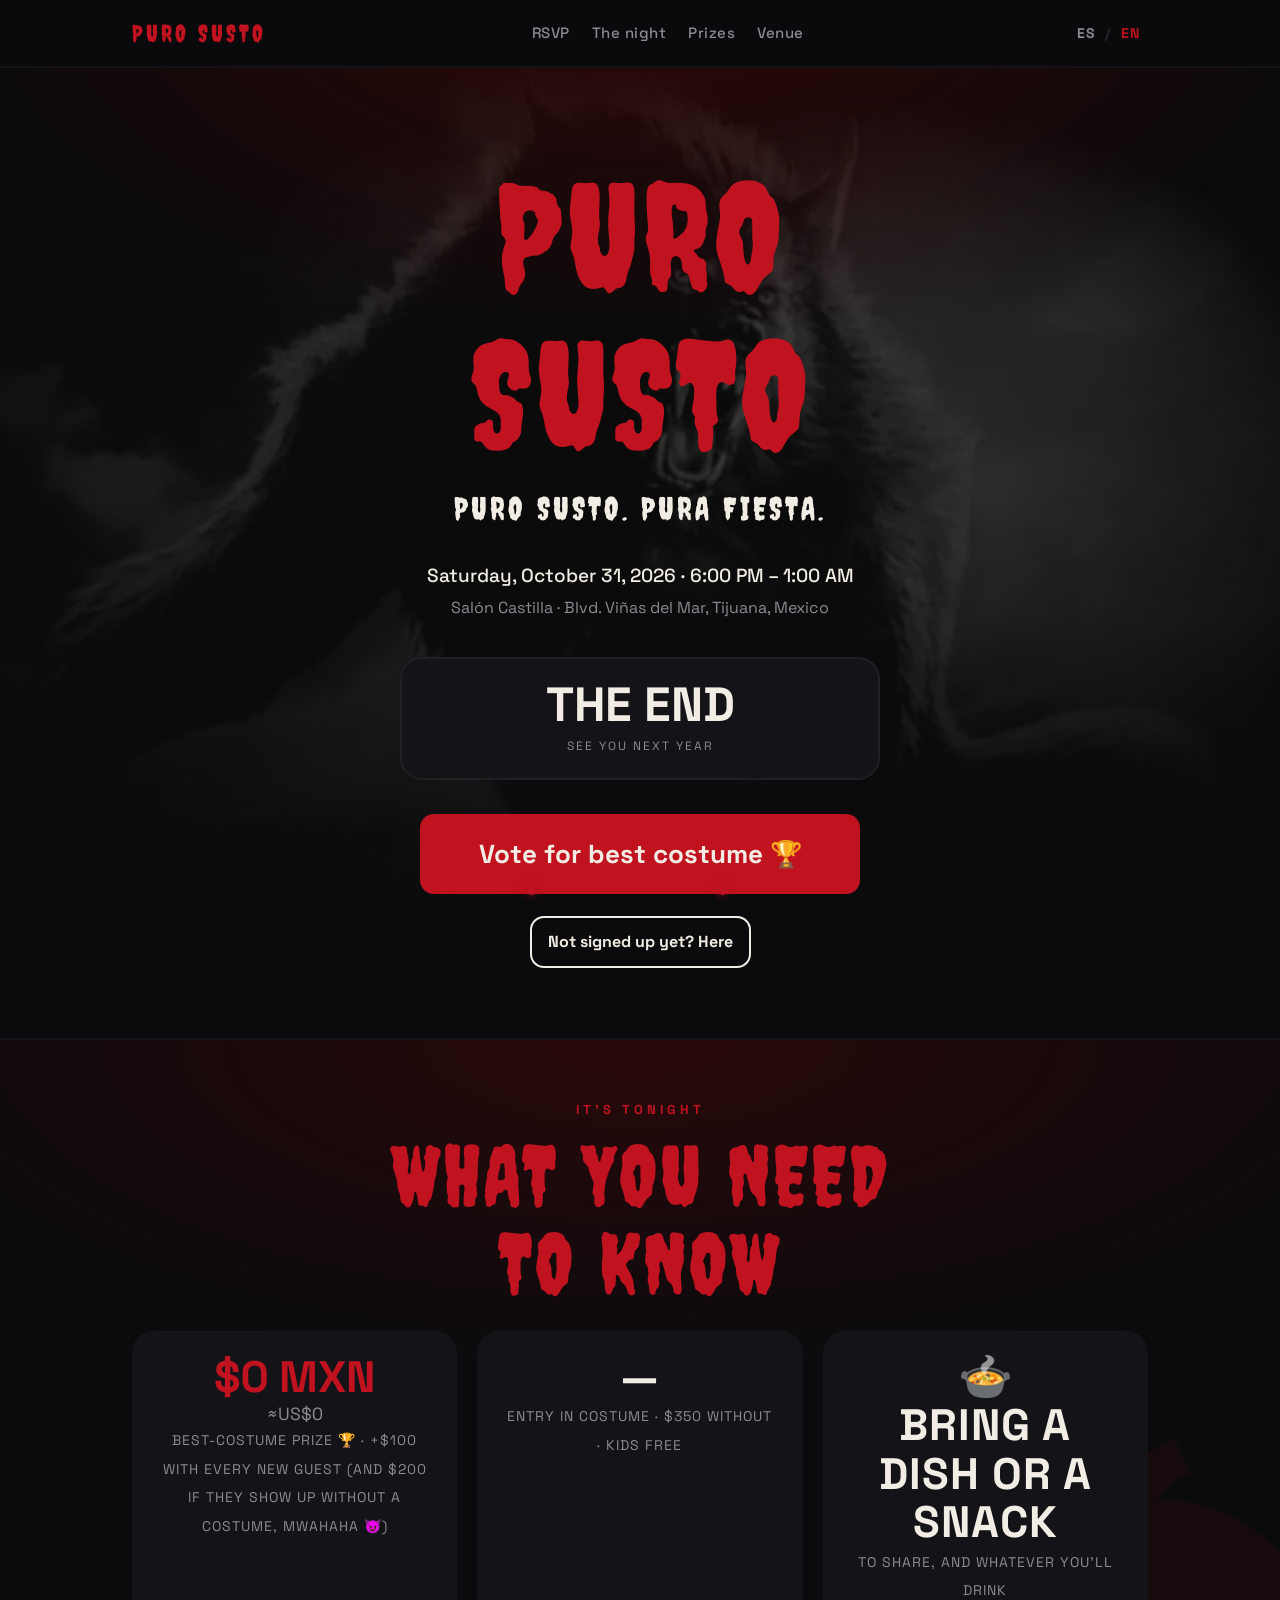
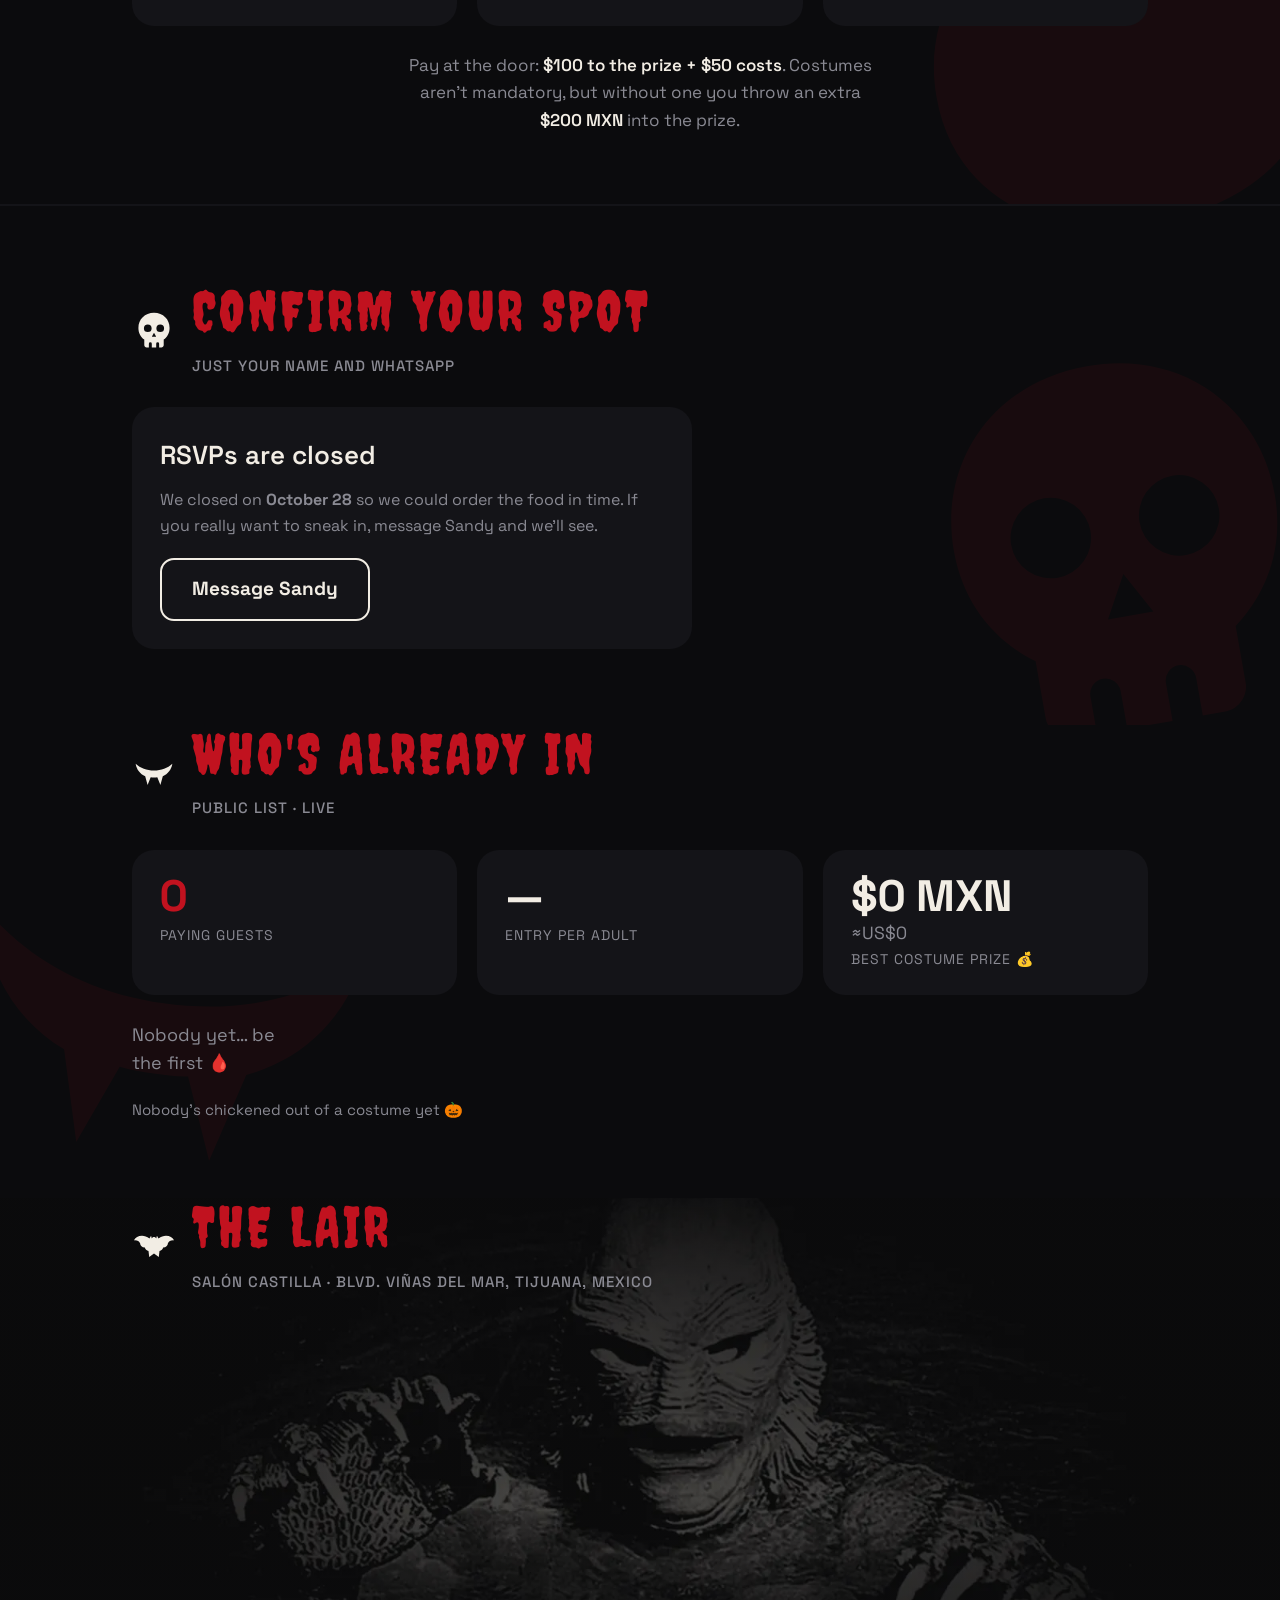
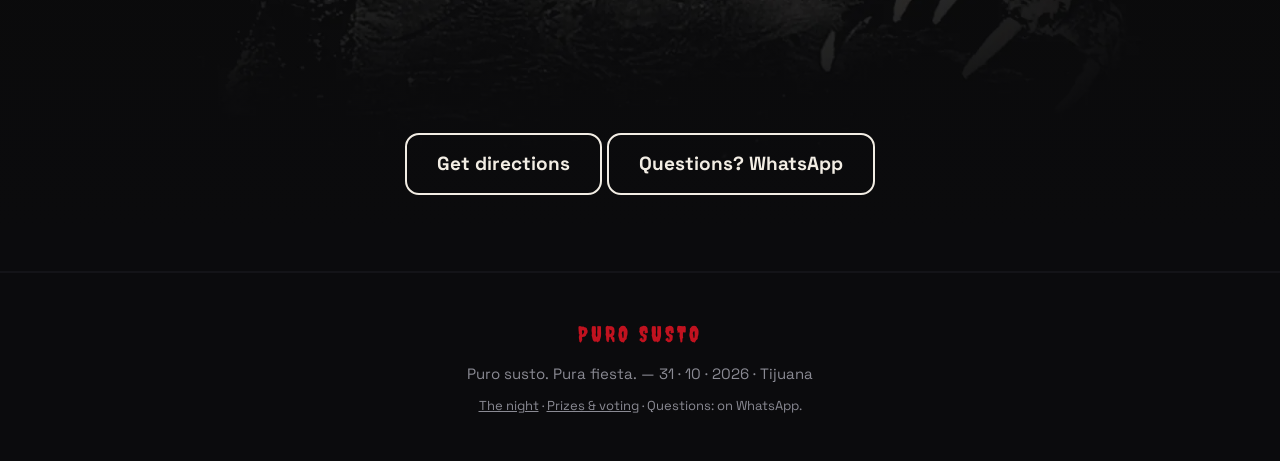
<file: index.html>
<!DOCTYPE html>
<html lang="es">
<head>
  <meta charset="UTF-8">
  <meta name="viewport" content="width=device-width, initial-scale=1.0">
  <title>PURO SUSTO — Halloween 2026 · 31 de octubre · Tijuana</title>
  <meta name="description" content="Puro susto. Pura fiesta. Sábado 31 de octubre 2026, 6 PM, Salón Castilla, Tijuana. El mejor disfraz se lleva el premio.">

  <!-- Open Graph: el og-image ES la invitación oficial -->
  <meta property="og:type" content="website">
  <meta property="og:title" content="PURO SUSTO — Halloween 2026">
  <meta property="og:description" content="Sábado 31 de octubre · 6 PM · Salón Castilla, Tijuana. El mejor disfraz se lleva el premio. Regístrate… si te atreves.">
  <meta property="og:url" content="https://puro-susto.pages.dev/">
  <meta property="og:image" content="https://puro-susto.pages.dev/og-image.png">
  <meta property="og:image:width" content="1200">
  <meta property="og:image:height" content="630">
  <meta property="og:locale" content="es_MX">
  <meta name="twitter:card" content="summary_large_image">
  <meta name="twitter:title" content="PURO SUSTO — Halloween 2026">
  <meta name="twitter:description" content="31 de octubre · Salón Castilla, Tijuana. El mejor disfraz se lleva el premio. Regístrate… si te atreves.">
  <meta name="twitter:image" content="https://puro-susto.pages.dev/og-image.png">

  <link rel="icon" type="image/svg+xml" href="favicon.svg">
  <link rel="preconnect" href="https://fonts.googleapis.com">
  <link rel="preconnect" href="https://fonts.gstatic.com" crossorigin>
  <link href="https://fonts.googleapis.com/css2?family=Creepster&family=Space+Grotesk:wght@300..700&display=swap" rel="stylesheet">
  <link rel="stylesheet" href="styles.css?v=15">
</head>
<body>

<!-- ==================== ICONOS (monstruos del brand) ==================== -->
<svg width="0" height="0" style="position:absolute" aria-hidden="true">
  <defs>
    <!-- Calavera -->
    <symbol id="i-calavera" viewBox="0 0 24 24">
      <path d="M12 2C7 2 3.5 5.6 3.5 10.3c0 2.8 1.3 5 3.2 6.4v3c0 .7.6 1.3 1.3 1.3h1.2v-2a.8.8 0 0 1 1.6 0v2h2.4v-2a.8.8 0 0 1 1.6 0v2H16c.7 0 1.3-.6 1.3-1.3v-3c1.9-1.4 3.2-3.6 3.2-6.4C20.5 5.6 17 2 12 2zM8.6 12.6a2.1 2.1 0 1 1 0-4.2 2.1 2.1 0 0 1 0 4.2zm6.8 0a2.1 2.1 0 1 1 0-4.2 2.1 2.1 0 0 1 0 4.2zM12 13l1.2 2.2h-2.4L12 13z"/>
    </symbol>
    <!-- Fantasma -->
    <symbol id="i-fantasma" viewBox="0 0 24 24">
      <path d="M12 2C7.6 2 4.5 5.4 4.5 9.8V21c0 .8.9 1.2 1.5.7l1.6-1.4 1.7 1.5c.4.3.9.3 1.3 0L12 20.4l1.4 1.4c.4.3.9.3 1.3 0l1.7-1.5 1.6 1.4c.6.5 1.5.1 1.5-.7V9.8C19.5 5.4 16.4 2 12 2zM9.3 10.6a1.4 1.4 0 1 1 0-2.8 1.4 1.4 0 0 1 0 2.8zm5.4 0a1.4 1.4 0 1 1 0-2.8 1.4 1.4 0 0 1 0 2.8zM12 15.2c-.9 0-1.6-.9-1.6-1.9h3.2c0 1-.7 1.9-1.6 1.9z"/>
    </symbol>
    <!-- Murciélago -->
    <symbol id="i-murcielago" viewBox="0 0 24 24">
      <path d="M12 6.5c.5 0 1 .3 1.2.8l.4-1.5.9 1.6c3.2-2.6 7.3-1.5 8.5 1-1.7-.2-2.9.4-3.4 1.6-.1 1.4-1.1 2.3-2.6 2.3-.2 1-1 1.7-2 1.9l-.4 3.3-2.6-2-2.6 2-.4-3.3c-1-.2-1.8-.9-2-1.9-1.5 0-2.5-.9-2.6-2.3C3.9 8.8 2.7 8.2 1 8.4c1.2-2.5 5.3-3.6 8.5-1l.9-1.6.4 1.5c.2-.5.7-.8 1.2-.8z"/>
    </symbol>
    <!-- Calabaza -->
    <symbol id="i-calabaza" viewBox="0 0 24 24">
      <path d="M13.6 4.6c.6-1.1 1.6-1.9 3-2.1l.4 1.9c-.9.1-1.5.5-1.9 1.1 3.9.5 6.9 3.7 6.9 8.1 0 4.8-3.6 8.4-10 8.4S2 18.4 2 13.6C2 9 5.3 5.7 9.5 5.4c1.4-.1 2.9.1 4.1.8V4.6h0zM7.6 12.9l3-1.6-1.2 2.7-1.8-1.1zm8.8 0-1.8 1.1-1.2-2.7 3 1.6zm-8.2 4.2c2.5 1.4 5.1 1.4 7.6 0l-1.1 2.1h-1.5l-.7-1-.7 1h-1.5l-.7-1-.7 1-.7-2.1z"/>
    </symbol>
    <!-- Vampiro (colmillos) -->
    <symbol id="i-vampiro" viewBox="0 0 24 24">
      <path d="M2 7c2.6 2.4 6 3.7 10 3.7S19.4 9.4 22 7c-.5 3.2-2.4 5.6-5.2 6.8l-1.3 4.7-1.7-4.2c-.6.1-1.2.1-1.8.1s-1.2 0-1.8-.1l-1.7 4.2-1.3-4.7C4.4 12.6 2.5 10.2 2 7z"/>
    </symbol>
    <!-- Bruja (sombrero) -->
    <symbol id="i-bruja" viewBox="0 0 24 24">
      <path d="M14.5 3.5 8 10.5l-1.5 6h11L14.5 3.5zM3 18h18c.6 0 1 .4 1 1s-.4 1-1 1H3c-.6 0-1-.4-1-1s.4-1 1-1z"/>
    </symbol>
    <!-- Frankenstein -->
    <symbol id="i-franky" viewBox="0 0 24 24">
      <path fill-rule="evenodd" d="M5 3h14v4h2v2.4h-2v6.1A4.5 4.5 0 0 1 14.5 20h-5A4.5 4.5 0 0 1 5 15.5V9.4H3V7h2V3zm2.2 2v2h1.9V5H7.2zm3.9 0v2h1.8V5h-1.8zm3.7 0v2h1.9V5h-1.9zM8.3 13a1.7 1.7 0 1 0 0-3.4 1.7 1.7 0 0 0 0 3.4zm7.4 0a1.7 1.7 0 1 0 0-3.4 1.7 1.7 0 0 0 0 3.4zM9 15.4h6V17H9v-1.6z"/>
    </symbol>
    <!-- Casa embrujada -->
    <symbol id="i-casa" viewBox="0 0 24 24">
      <path fill-rule="evenodd" d="M2 21v-7.5h2.5V9.8L8 6.5l3.5 3.3v1.7h1V5.8L16 3l3.5 2.8v7.7H22V21H2zm8.3 0h3.4v-3.2a1.7 1.7 0 0 0-3.4 0V21zM7 13.8a1.2 1.2 0 1 0 0-2.4 1.2 1.2 0 0 0 0 2.4zm9.5-4a1.2 1.2 0 1 0 0-2.4 1.2 1.2 0 0 0 0 2.4z"/>
    </symbol>
    <!-- Candado (votación dormida) -->
    <symbol id="i-candado" viewBox="0 0 24 24">
      <path d="M12 2a5 5 0 0 0-5 5v3H6c-1.1 0-2 .9-2 2v8c0 1.1.9 2 2 2h12c1.1 0 2-.9 2-2v-8c0-1.1-.9-2-2-2h-1V7a5 5 0 0 0-5-5zm-3 5a3 3 0 0 1 6 0v3H9V7zm3 7a1.8 1.8 0 0 1 1 3.3V19a1 1 0 0 1-2 0v-1.7a1.8 1.8 0 0 1 1-3.3z"/>
    </symbol>
  </defs>
</svg>

<header class="nav">
  <div class="nav-inner">
    <a class="nav-logo" href="#top">Puro Susto</a>
    <nav class="links">
      <a href="#asistencia" data-i18n="nav.confirmar">Confirmar</a>
      <a href="la-noche.html" data-i18n="nav.noche">La noche</a>
      <a href="premios.html" data-i18n="nav.premios">Premios</a>
      <a href="#lugar" data-i18n="nav.lugar">Lugar</a>
    </nav>
  </div>
</header>

<!-- ==================== HERO ==================== -->
<main id="top">
<section class="hero">
  <h1>Puro<br>Susto</h1>
  <div class="tagline">Puro susto. Pura fiesta.</div>
  <div class="meta">
    <span data-i18n-html="hero.meta">Sábado 31 de octubre 2026 · 6:00 PM – 1:00 AM</span>
    <span class="niebla" data-i18n-html="hero.lugar">Salón Castilla · Blvd. Viñas del Mar, Tijuana</span>
  </div>

  <div class="countdown" id="countdown" aria-label="Cuenta regresiva">
    <div class="count-cell"><b id="cd-d">—</b><span data-i18n="cd.dias">días</span></div>
    <div class="count-cell"><b id="cd-h">—</b><span data-i18n="cd.horas">horas</span></div>
    <div class="count-cell"><b id="cd-m">—</b><span data-i18n="cd.min">min</span></div>
    <div class="count-cell"><b id="cd-s">—</b><span data-i18n="cd.seg">seg</span></div>
  </div>

  <!-- El botón principal es lo primero que ve quien entra: tiene que pesar
       mucho más que los otros dos. Antes los tres eran del mismo tamaño y el
       ojo no sabía cuál era EL botón. Ahora manda uno y los otros dos bajan
       a una segunda fila, chiquitos. -->
  <div class="cta-row">
    <a class="btn btn-rojo btn-gigante" href="premios.html#votacion" data-i18n="hero.cta">Votar por el mejor disfraz 🏆</a>
    <div class="cta-secundarias">
      <a class="btn btn-fantasma btn-chico" href="#asistencia" data-i18n="hero.registro">¿Aún no te registras? Aquí</a>
    </div>
  </div>
</section>

<!-- ==================== LO DE HOY ====================
     31-oct: se reemplazó el gancho (barra, proyección, "se acumula") por
     tres cosas y ya. La gente ya va; solo necesita saber qué traer, cuánto
     es y dónde votar. -->
<section id="hoy" class="gancho">
  <svg class="monster-bg" viewBox="0 0 24 24" aria-hidden="true"><use href="#i-calabaza"/></svg>
  <div class="wrap">
    <span class="gancho-kicker" data-i18n="hoy.kicker">Es hoy</span>
    <h2 class="gancho-titulo" data-i18n="hoy.titulo">Lo que necesitas saber</h2>
    <div class="stats-row" style="margin-top: 24px;">
      <div class="stat stat-rojo"><b id="hoy-bote">—</b><span data-i18n="hoy.bote">premio al mejor disfraz 🏆</span></div>
      <div class="stat"><b id="hoy-cuota">—</b><span data-i18n="hoy.cuota">entrada con disfraz · $350 sin disfraz · niños gratis</span></div>
      <div class="stat"><b>🍲</b><span data-i18n-html="hoy.guisado"><b>Trae un guisado</b> y lo que vayas a tomar</span></div>
    </div>
    <p class="gancho-sub mt-2" data-i18n-html="hoy.sub"></p>
  </div>
</section>

<!-- ==================== RSVP ==================== -->
<section id="asistencia">
  <svg class="monster-bg" viewBox="0 0 24 24" aria-hidden="true"><use href="#i-calavera"/></svg>
  <div class="wrap">
    <div class="section-head">
      <svg><use href="#i-calavera"/></svg>
      <div>
        <h2 data-i18n="rsvp.titulo">Confirma tu asistencia</h2>
        <span class="caption" data-i18n="rsvp.caption">Disfraz obligatorio · acompañantes pagan cuota completa · el pago se coordina por WhatsApp</span>
      </div>
    </div>

    <div class="card" style="max-width: 560px;">
      <!-- Una fila = una persona que paga. Se quitó el selector de
           acompañantes: de ahí nacían los duplicados (alguien se registraba
           y además lo registraba otro como acompañante). -->

      <form id="form-rsvp">
        <label for="f-nombre" data-i18n="rsvp.nombre">Tu nombre completo</label>
        <input type="text" id="f-nombre" data-i18n-ph="rsvp.nombre.ph" placeholder="Tu nombre, si te atreves…" required maxlength="60" autocomplete="name">
        <!-- app.js avisa aquí si ese nombre ya está en la lista en vivo -->
        <p class="aviso-dup hidden" id="aviso-dup" role="status"></p>

        <label for="f-whats" data-i18n="rsvp.whats">Tu WhatsApp (no se publica)</label>
        <input type="tel" id="f-whats" data-i18n-ph="rsvp.whats.ph" placeholder="664 123 4567" required maxlength="20" autocomplete="tel">

        <label for="f-disfraz" data-i18n="rsvp.disfraz">¿Vas disfrazado/a?</label>
        <select id="f-disfraz">
          <option value="0" selected data-i18n="rsvp.disfraz.si">Sí, obvio 🎃</option>
          <option value="1" data-i18n="rsvp.disfraz.no">No — le meto $200 MXN al premio 😈</option>
        </select>

        <!-- Los peques van escondidos a propósito: el camino fácil es
             registrarse solo. Quien de verdad trae niños da un clic extra. -->
        <button type="button" class="link-peques" id="btn-peques" data-i18n="rsvp.peques.abrir">+ Traigo peques que no pagan</button>

        <div id="peques-box" class="hidden peques-box">
          <p class="niebla" style="font-size:14px;" data-i18n-html="rsvp.peques.nota"></p>
          <label for="f-peques" data-i18n="rsvp.peques.cuantos">¿Cuántos peques traes?</label>
          <select id="f-peques">
            <option value="0" selected>0</option>
            <option value="1">1 peque</option>
            <option value="2">2 peques</option>
            <option value="3">3 peques</option>
            <option value="4">4 peques</option>
          </select>
          <!-- app.js genera un campo por peque según el número elegido -->
          <div id="peques-nombres-box"></div>
        </div>

        <p class="niebla" style="font-size:14px; margin-top:14px;" data-i18n-html="rsvp.bebidas"></p>

        <div class="mt-2">
          <button type="submit" class="btn btn-rojo" id="btn-rsvp" data-i18n="rsvp.boton">¡Voy!</button>
        </div>
        <div class="form-msg" id="rsvp-msg" role="status"></div>
      </form>

      <!-- Se muestra en lugar del formulario a partir del 29 de octubre -->
      <div class="hidden" id="rsvp-cerrado">
        <h3 data-i18n="rsvp.cerradoTitulo">El registro cerró</h3>
        <p class="niebla mt-1" style="font-size:16px;" data-i18n-html="rsvp.cerradoCuerpo"></p>
        <a class="btn btn-fantasma mt-2" id="btn-tarde" href="#" target="_blank" rel="noopener" data-i18n="rsvp.cerradoBoton">Escribirle a Sandy</a>
      </div>
    </div>
  </div>
</section>

<!-- Modal de confirmación: app.js lo llena y lo abre al confirmar -->
<div class="modal-fondo hidden" id="modal-rsvp" role="dialog" aria-modal="true" aria-labelledby="modal-titulo">
  <div class="modal-panel">
    <button type="button" class="modal-cerrar" id="modal-cerrar" data-i18n-title="modal.cerrar" aria-label="Cerrar">&times;</button>
    <h2 id="modal-titulo"></h2>
    <div id="modal-cuerpo"></div>
  </div>
</div>

<!-- ==================== CONFIRMADOS + CUOTA ==================== -->
<section id="confirmados" style="padding-top: 0;">
  <svg class="monster-bg left" viewBox="0 0 24 24" aria-hidden="true"><use href="#i-vampiro"/></svg>
  <div class="wrap">
    <div class="section-head">
      <svg><use href="#i-vampiro"/></svg>
      <div>
        <h2 data-i18n="conf.titulo">Los que ya cayeron</h2>
        <span class="caption" id="ultima-actualizacion" data-i18n="conf.caption">Lista pública · en vivo</span>
      </div>
    </div>

    <div class="stats-row">
      <div class="stat stat-rojo"><b id="stat-personas">—</b><span data-i18n="conf.personas">personas que pagan</span></div>
      <div class="stat"><b id="stat-cuota">—</b><span data-i18n="conf.cuota">entrada por adulto</span></div>
      <div class="stat"><b id="stat-bote">—</b><span data-i18n="conf.bote">premio al mejor disfraz 💰</span></div>
    </div>

    <!-- Lápidas: una por persona. app.js las arma y les asigna monstruo. -->
    <div class="lista-confirmados" id="lista-confirmados">
      <span class="niebla" data-i18n="conf.cargando">Cargando la lista…</span>
    </div>

    <p class="lista-pie niebla" id="lista-pie"></p>
  </div>
</section>


<!-- ==================== LUGAR ==================== -->
<section id="lugar" style="padding-top: 0;">
  <div class="wrap">
    <div class="section-head">
      <svg><use href="#i-murcielago"/></svg>
      <div>
        <h2 data-i18n="lugar.titulo">La guarida</h2>
        <span class="caption" data-i18n="lugar.caption">Salón Castilla · Blvd. Viñas del Mar, Tijuana</span>
      </div>
    </div>
    <iframe class="mapa-frame" id="mapa"
      src="https://www.google.com/maps?q=Sal%C3%B3n%20Castilla%2C%20Blvd.%20Vi%C3%B1as%20del%20Mar%2C%20Tijuana&output=embed"
      loading="lazy" referrerpolicy="no-referrer-when-downgrade"
      title="Mapa al Salón Castilla"></iframe>
    <div class="mt-2 center">
      <a class="btn btn-fantasma" href="https://www.google.com/maps/search/?api=1&query=Sal%C3%B3n+Castilla%2C+Blvd.+Vi%C3%B1as+del+Mar%2C+Tijuana" target="_blank" rel="noopener" data-i18n="lugar.comoLlegar">Cómo llegar</a>
      <a class="btn btn-fantasma" id="btn-dudas" href="#" target="_blank" rel="noopener" data-i18n="lugar.dudas">¿Dudas? WhatsApp</a>
    </div>
  </div>
</section>
</main>

<footer>
  <div class="logo-line">Puro Susto</div>
  <p>Puro susto. Pura fiesta. — 31 · 10 · 2026 · Tijuana</p>
  <p style="font-size: 13px;" data-i18n-html="pie.links"></p>
</footer>

<script src="i18n.js?v=10"></script>
<script src="app.js?v=17"></script>
</body>
</html>
</file>
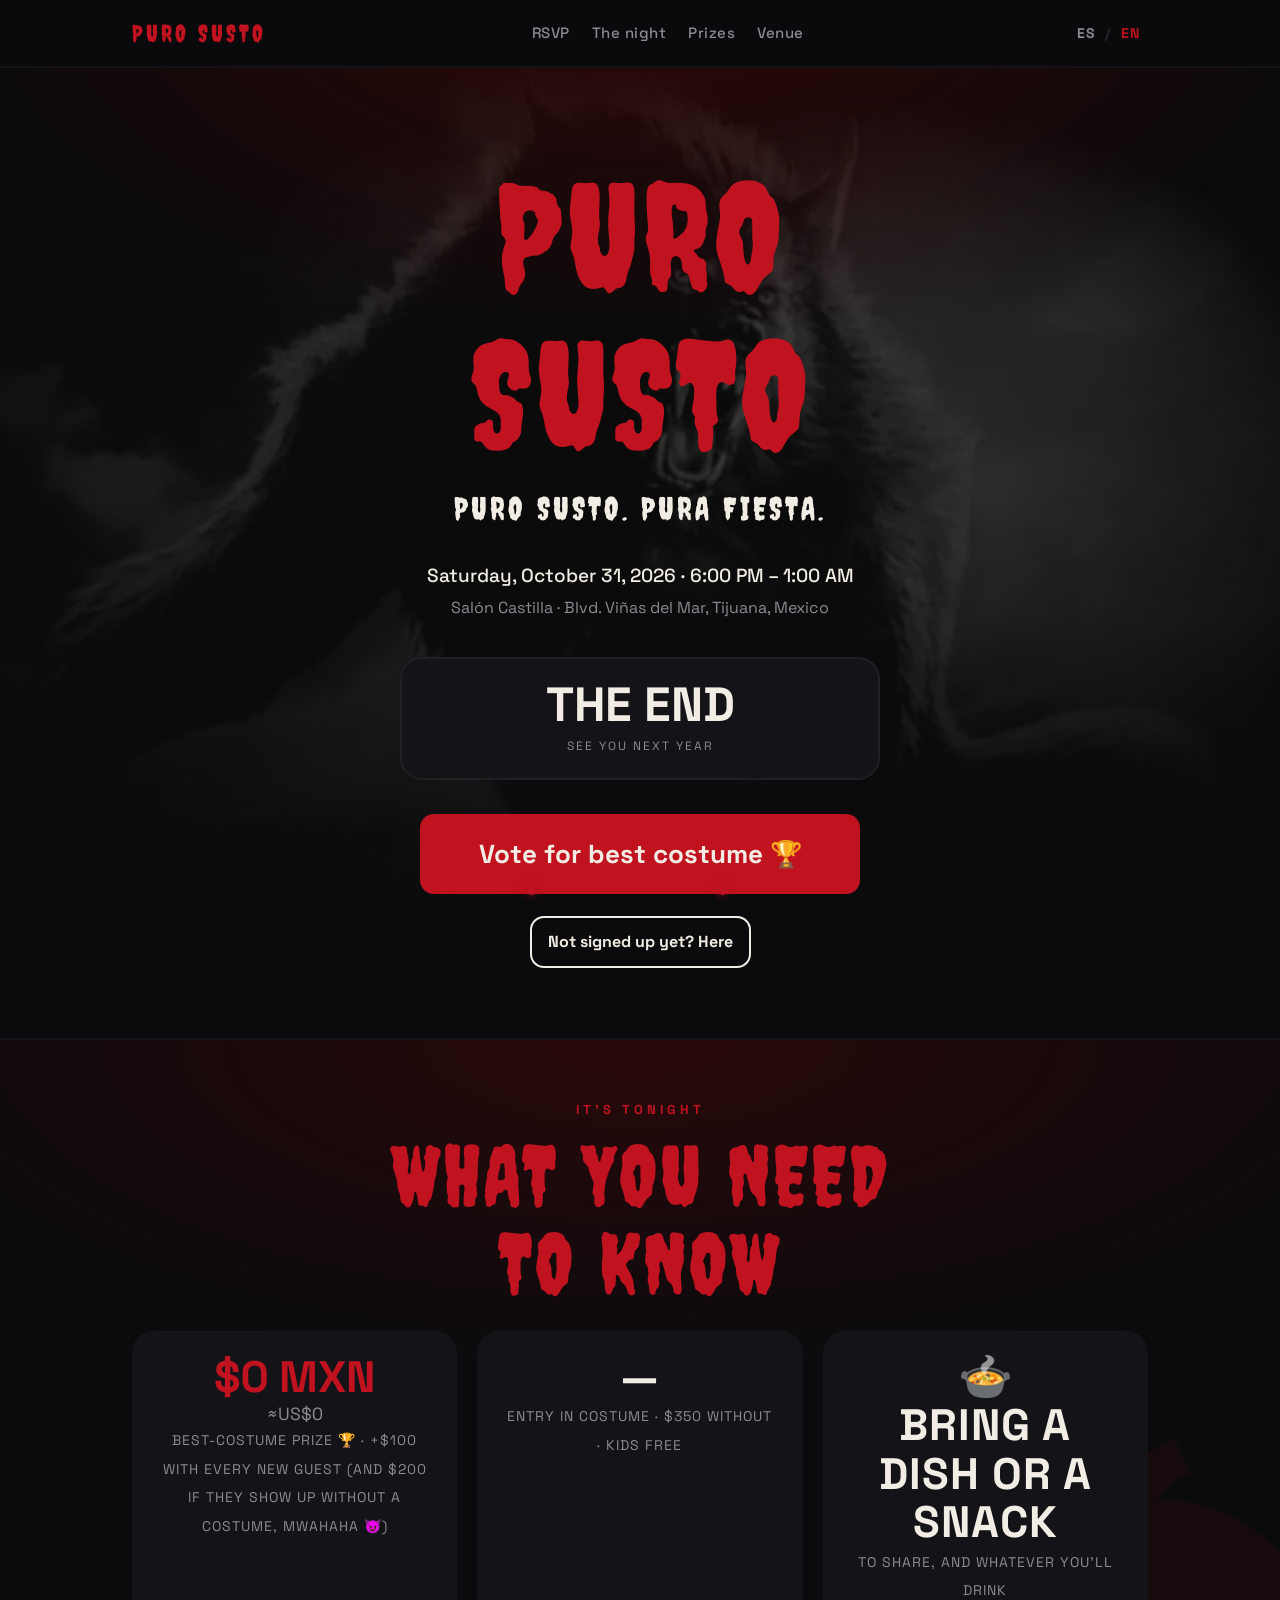
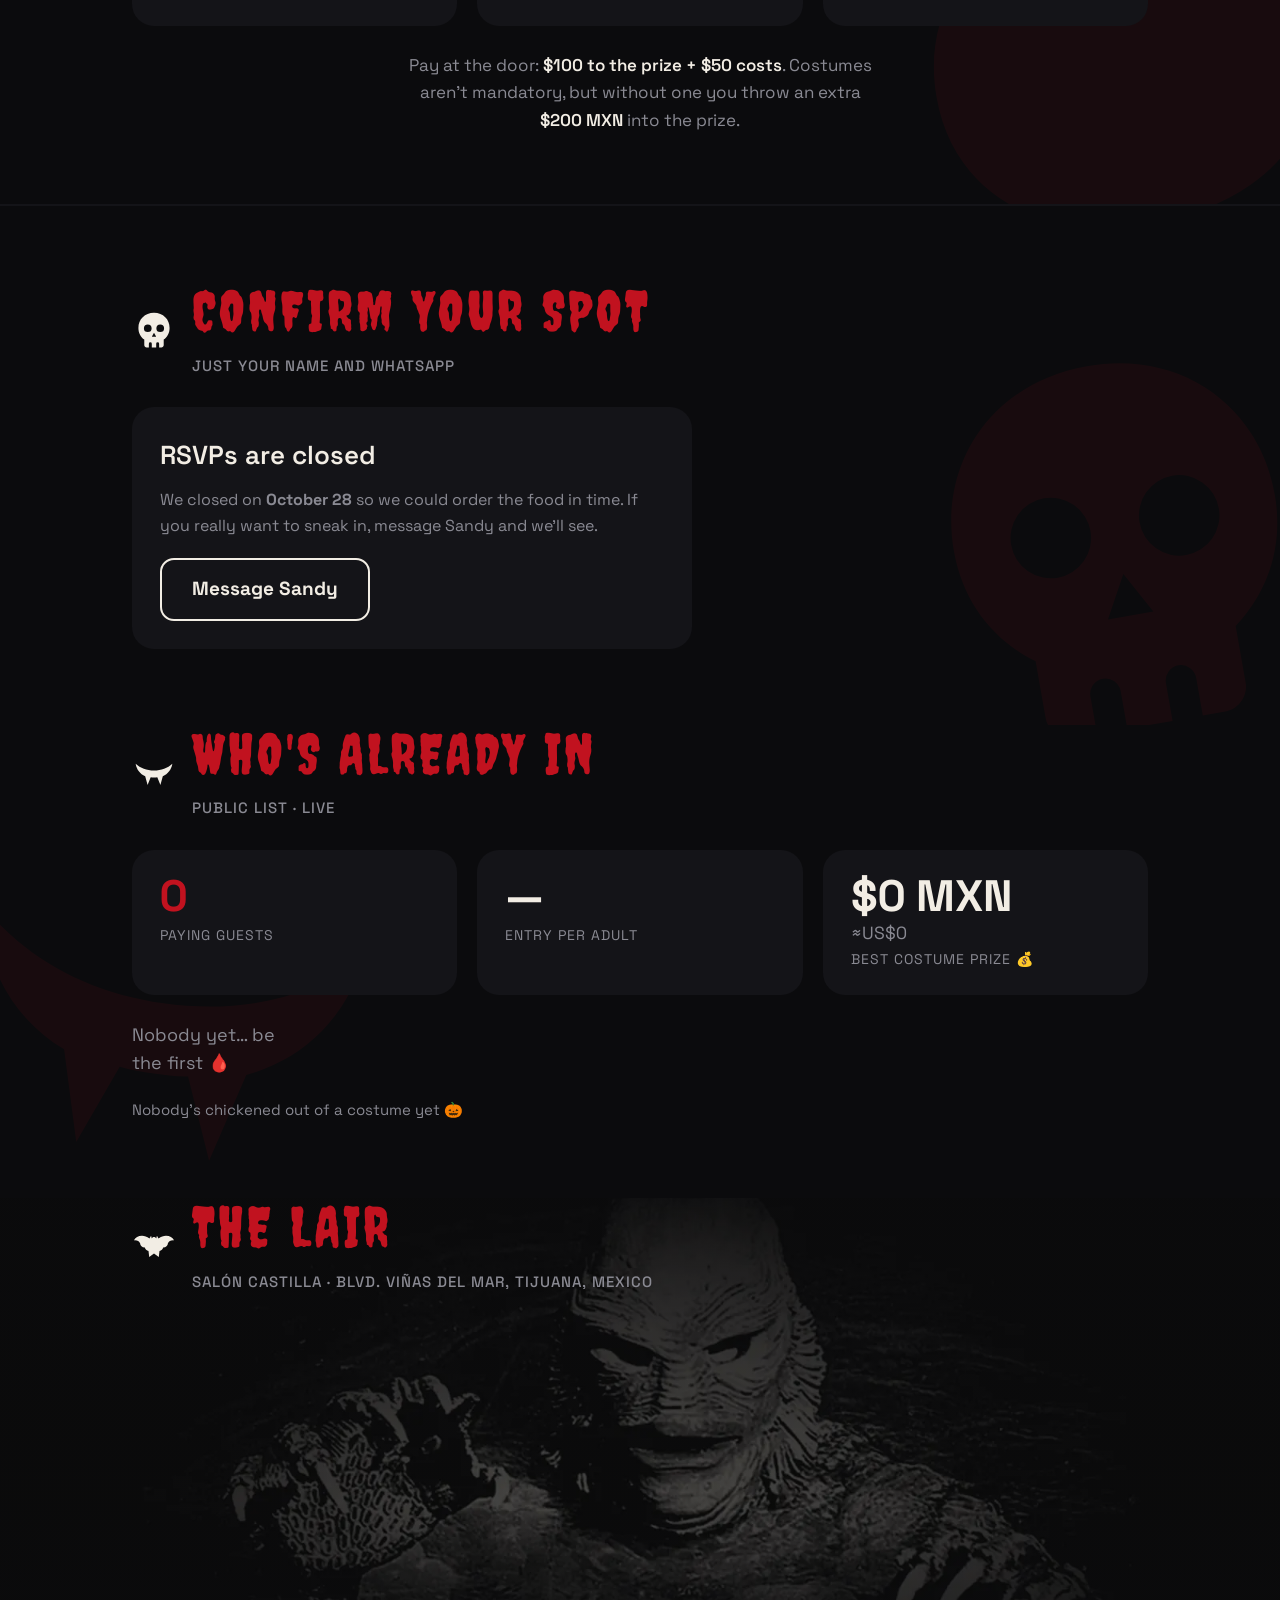
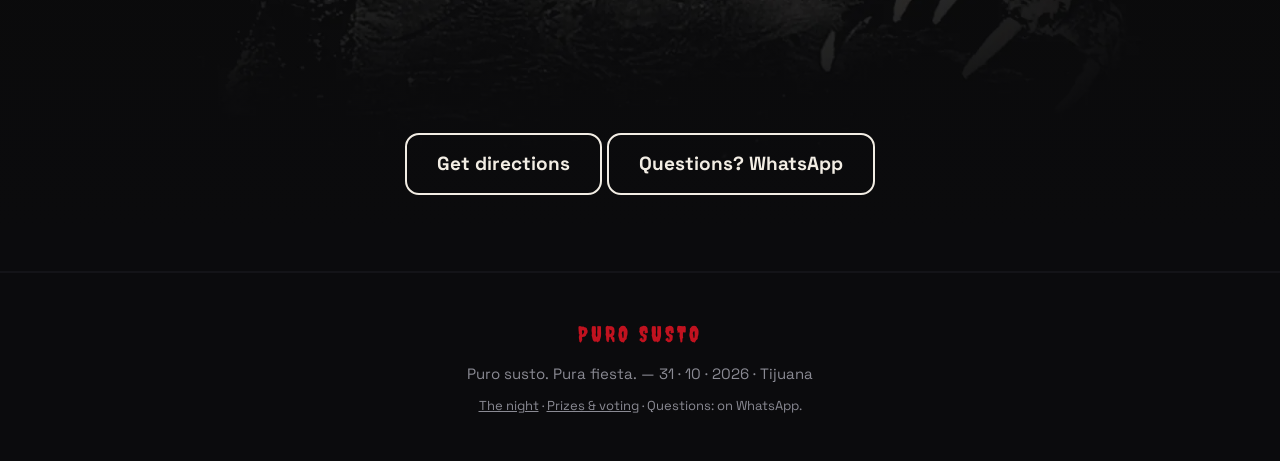
<file: en/index.html>
<!DOCTYPE html>
<html lang="en">
<head>
  <meta charset="UTF-8">
  <meta name="viewport" content="width=device-width, initial-scale=1.0">
  <title>PURO SUSTO — Halloween 2026 · October 31 · Tijuana</title>
  <meta name="description" content="Puro susto. Pura fiesta. Saturday, October 31, 2026, 6 PM, Salón Castilla, Tijuana. Best costume takes the prize.">

  <!--
    Esta página existe por UNA razón: la tarjeta que genera WhatsApp.
    Las etiquetas OG son fijas por URL, así que un link en español siempre
    generaría una tarjeta en español. Este archivo es la versión en inglés
    de esa tarjeta — y a la persona la manda al sitio real con ?lang=en.

    NO tiene contenido que mantener: si cambias el sitio, esto no se toca.
  -->
  <meta property="og:type" content="website">
  <meta property="og:title" content="PURO SUSTO — Halloween 2026">
  <meta property="og:description" content="Saturday, October 31 · 6 PM · Salón Castilla, Tijuana, Mexico. Best costume takes the prize. Sign up… if you dare.">
  <meta property="og:url" content="https://puro-susto.pages.dev/en/">
  <meta property="og:image" content="https://puro-susto.pages.dev/og-image-en.png">
  <meta property="og:image:width" content="1200">
  <meta property="og:image:height" content="630">
  <meta property="og:locale" content="en_US">
  <meta name="twitter:card" content="summary_large_image">
  <meta name="twitter:title" content="PURO SUSTO — Halloween 2026">
  <meta name="twitter:description" content="October 31 · Salón Castilla, Tijuana, Mexico. Best costume takes the prize. Sign up… if you dare.">
  <meta name="twitter:image" content="https://puro-susto.pages.dev/og-image-en.png">

  <link rel="canonical" href="https://puro-susto.pages.dev/?lang=en">
  <link rel="icon" type="image/svg+xml" href="../favicon.svg">

  <!-- El salto es SOLO por JavaScript, a propósito.
       Un meta refresh lo siguen también los rastreadores, y entonces WhatsApp
       acabaría leyendo las etiquetas en español de la portada — justo lo que
       esta página existe para evitar. WhatsApp y Facebook no ejecutan JS:
       leen las etiquetas de arriba y se detienen. Una persona sí salta. -->
  <script>location.replace('/?lang=en');</script>

  <style>
    body {
      background: #0B0B0D; color: #F2EDE4;
      font-family: 'Space Grotesk', system-ui, sans-serif;
      display: flex; align-items: center; justify-content: center;
      min-height: 100vh; margin: 0; text-align: center; padding: 20px;
    }
    a { color: #C1121F; }
  </style>
</head>
<body>
  <p>Taking you to <a href="/?lang=en">PURO SUSTO</a>…</p>
</body>
</html>
</file>
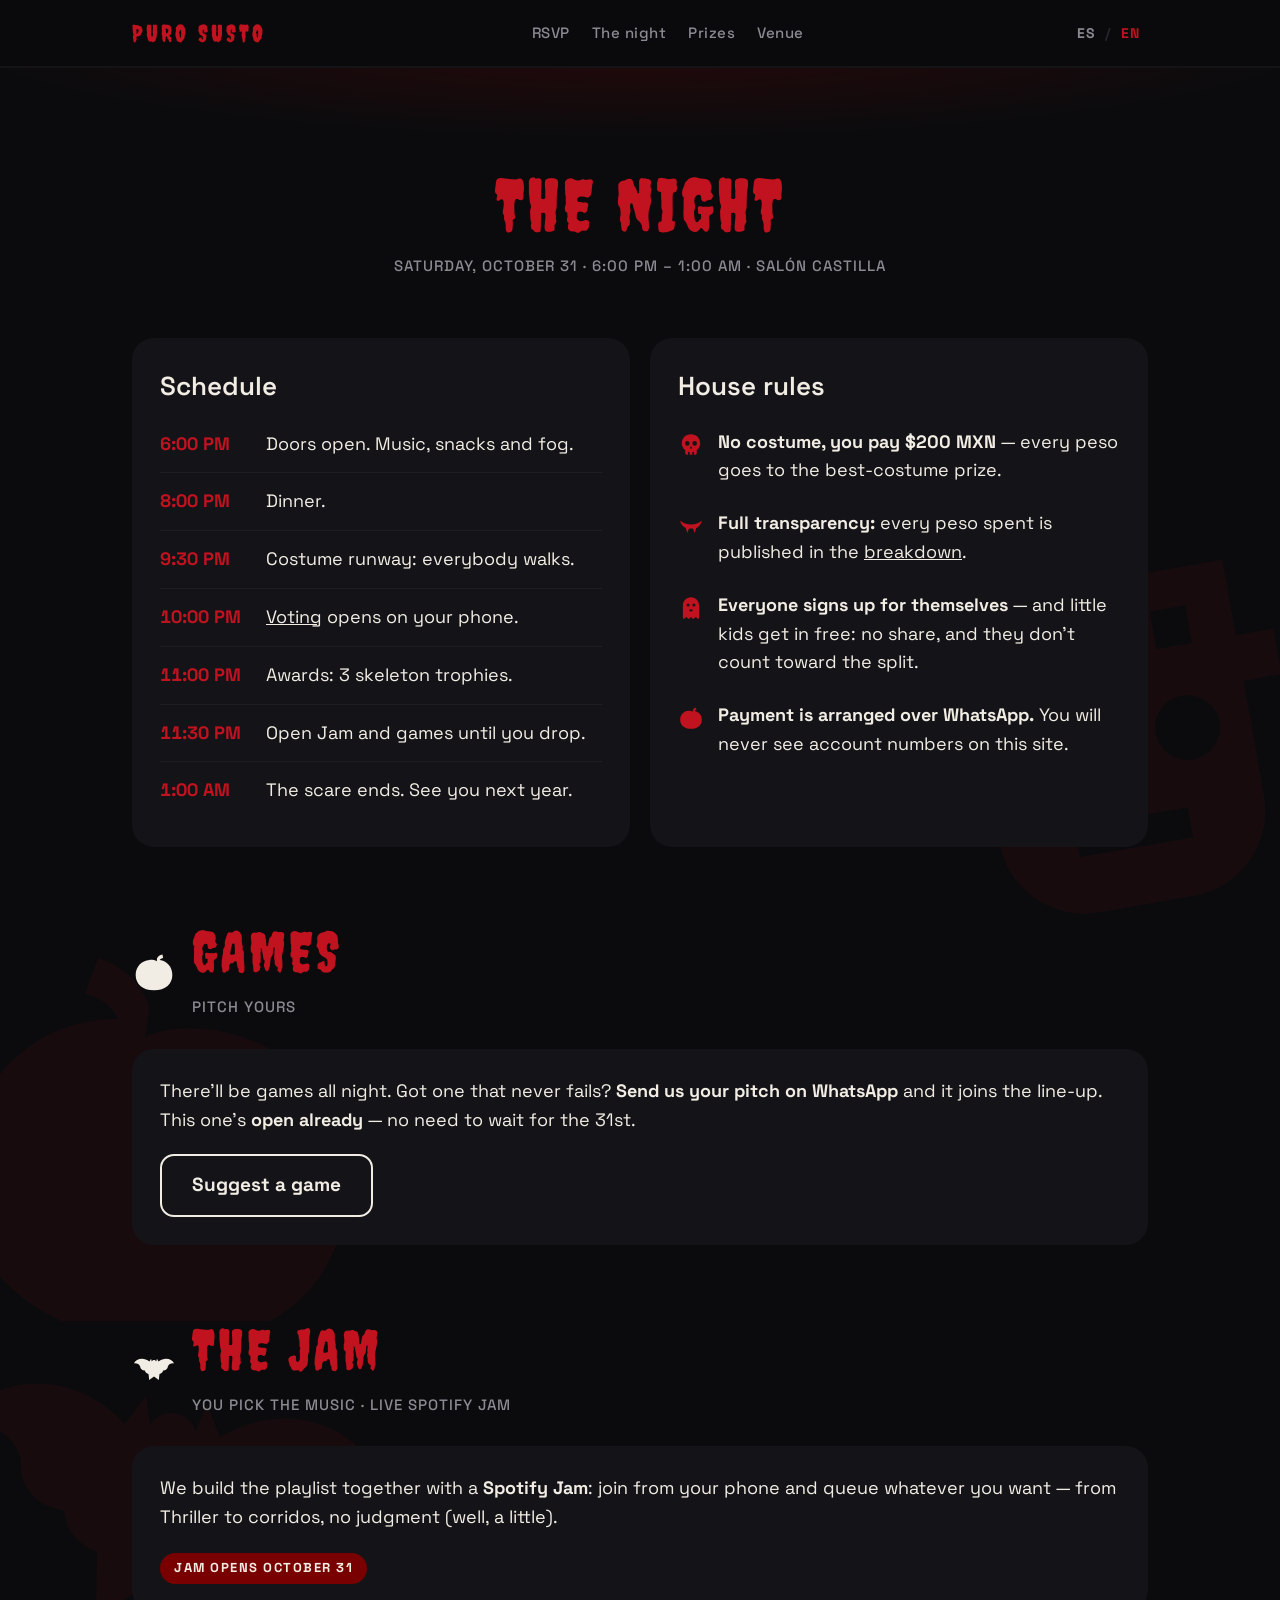
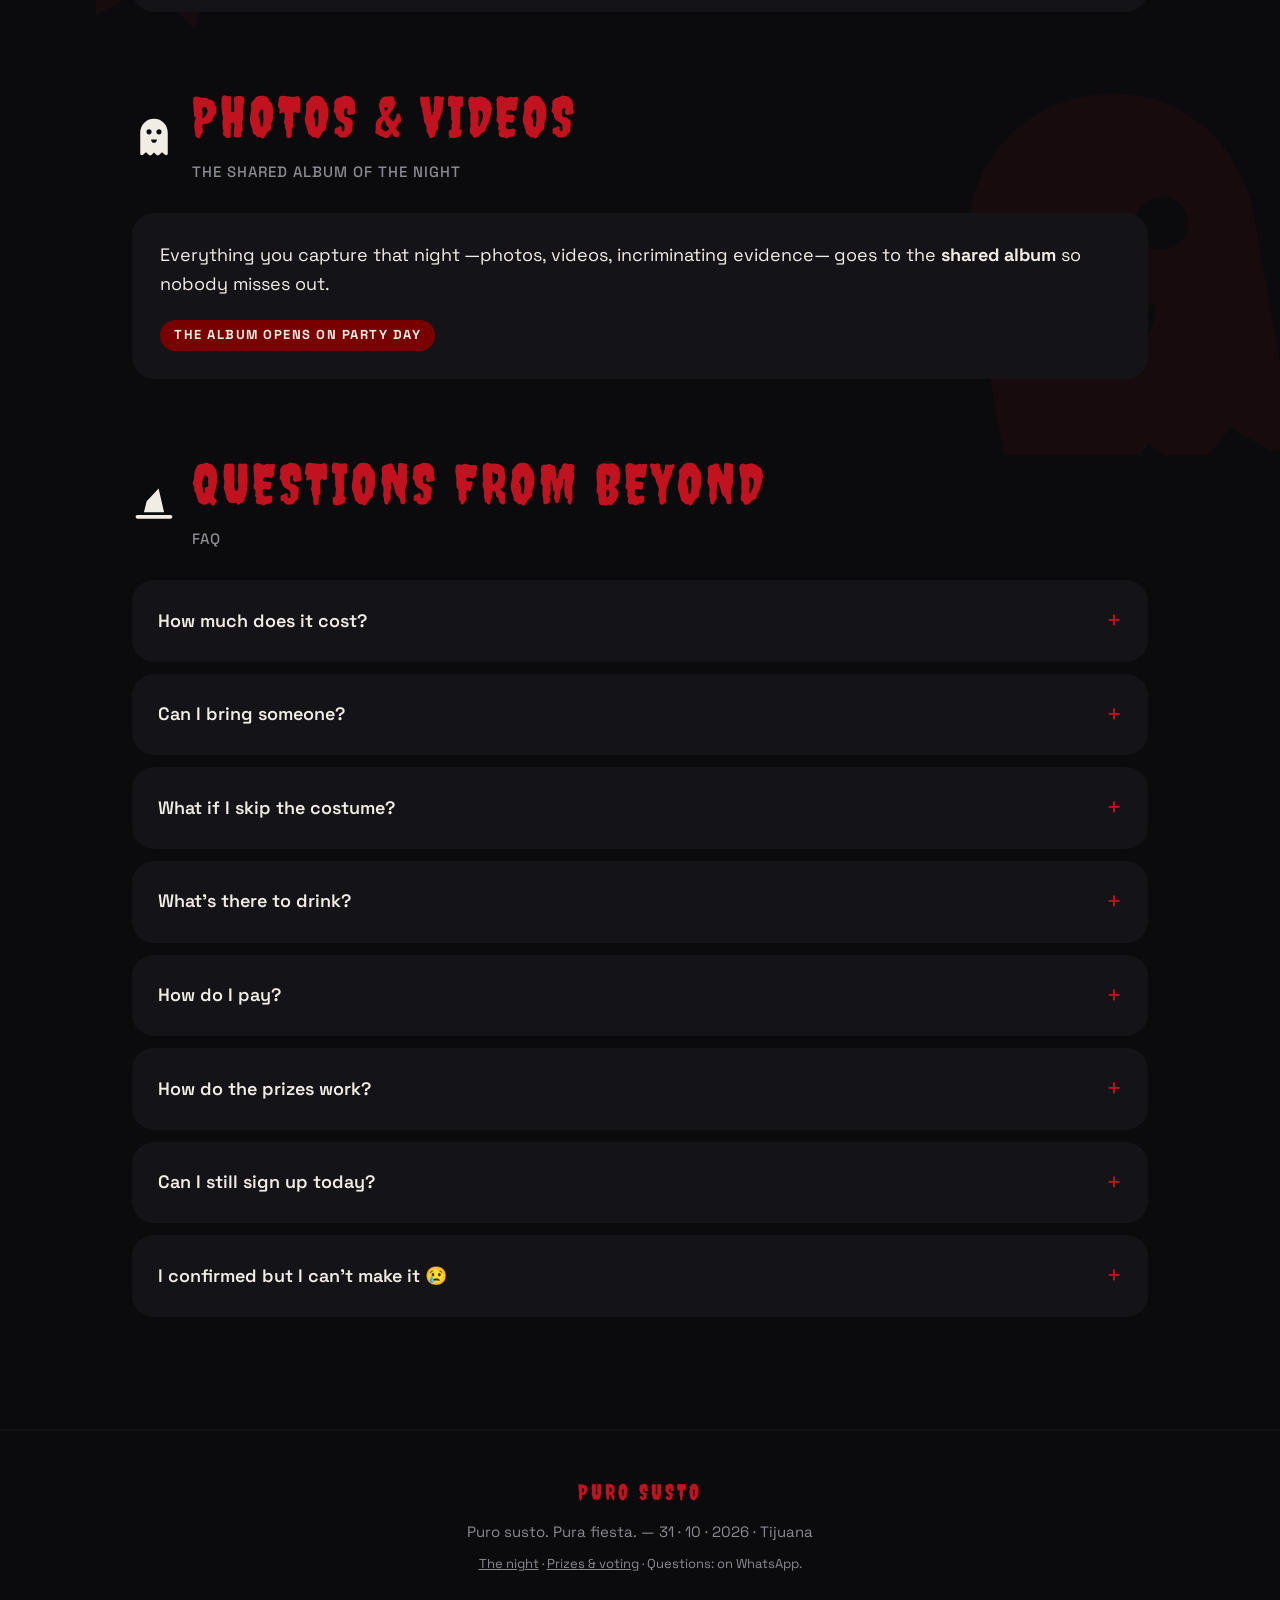
<file: la-noche.html>
<!DOCTYPE html>
<html lang="es">
<head>
  <meta charset="UTF-8">
  <meta name="viewport" content="width=device-width, initial-scale=1.0">
  <title>PURO SUSTO — La noche</title>
  <meta name="description" content="Horario, reglas, Jam, fotos y juegos de la fiesta. 31 de octubre · Tijuana.">
  <meta property="og:type" content="website">
  <meta property="og:title" content="PURO SUSTO — La noche">
  <meta property="og:description" content="Horario, reglas, Jam, fotos y juegos de la fiesta. 31 de octubre · Tijuana.">
  <meta property="og:image" content="https://puro-susto.pages.dev/og-image.png">
  <meta property="og:locale" content="es_MX">
  <link rel="icon" type="image/svg+xml" href="favicon.svg">
  <link rel="preconnect" href="https://fonts.googleapis.com">
  <link rel="preconnect" href="https://fonts.gstatic.com" crossorigin>
  <link href="https://fonts.googleapis.com/css2?family=Creepster&family=Space+Grotesk:wght@300..700&display=swap" rel="stylesheet">
  <link rel="stylesheet" href="styles.css?v=15">
</head>
<body>
<!-- ==================== ICONOS (monstruos del brand) ==================== -->
<svg width="0" height="0" style="position:absolute" aria-hidden="true">
  <defs>
    <!-- Calavera -->
    <symbol id="i-calavera" viewBox="0 0 24 24">
      <path d="M12 2C7 2 3.5 5.6 3.5 10.3c0 2.8 1.3 5 3.2 6.4v3c0 .7.6 1.3 1.3 1.3h1.2v-2a.8.8 0 0 1 1.6 0v2h2.4v-2a.8.8 0 0 1 1.6 0v2H16c.7 0 1.3-.6 1.3-1.3v-3c1.9-1.4 3.2-3.6 3.2-6.4C20.5 5.6 17 2 12 2zM8.6 12.6a2.1 2.1 0 1 1 0-4.2 2.1 2.1 0 0 1 0 4.2zm6.8 0a2.1 2.1 0 1 1 0-4.2 2.1 2.1 0 0 1 0 4.2zM12 13l1.2 2.2h-2.4L12 13z"/>
    </symbol>
    <!-- Fantasma -->
    <symbol id="i-fantasma" viewBox="0 0 24 24">
      <path d="M12 2C7.6 2 4.5 5.4 4.5 9.8V21c0 .8.9 1.2 1.5.7l1.6-1.4 1.7 1.5c.4.3.9.3 1.3 0L12 20.4l1.4 1.4c.4.3.9.3 1.3 0l1.7-1.5 1.6 1.4c.6.5 1.5.1 1.5-.7V9.8C19.5 5.4 16.4 2 12 2zM9.3 10.6a1.4 1.4 0 1 1 0-2.8 1.4 1.4 0 0 1 0 2.8zm5.4 0a1.4 1.4 0 1 1 0-2.8 1.4 1.4 0 0 1 0 2.8zM12 15.2c-.9 0-1.6-.9-1.6-1.9h3.2c0 1-.7 1.9-1.6 1.9z"/>
    </symbol>
    <!-- Murciélago -->
    <symbol id="i-murcielago" viewBox="0 0 24 24">
      <path d="M12 6.5c.5 0 1 .3 1.2.8l.4-1.5.9 1.6c3.2-2.6 7.3-1.5 8.5 1-1.7-.2-2.9.4-3.4 1.6-.1 1.4-1.1 2.3-2.6 2.3-.2 1-1 1.7-2 1.9l-.4 3.3-2.6-2-2.6 2-.4-3.3c-1-.2-1.8-.9-2-1.9-1.5 0-2.5-.9-2.6-2.3C3.9 8.8 2.7 8.2 1 8.4c1.2-2.5 5.3-3.6 8.5-1l.9-1.6.4 1.5c.2-.5.7-.8 1.2-.8z"/>
    </symbol>
    <!-- Calabaza -->
    <symbol id="i-calabaza" viewBox="0 0 24 24">
      <path d="M13.6 4.6c.6-1.1 1.6-1.9 3-2.1l.4 1.9c-.9.1-1.5.5-1.9 1.1 3.9.5 6.9 3.7 6.9 8.1 0 4.8-3.6 8.4-10 8.4S2 18.4 2 13.6C2 9 5.3 5.7 9.5 5.4c1.4-.1 2.9.1 4.1.8V4.6h0zM7.6 12.9l3-1.6-1.2 2.7-1.8-1.1zm8.8 0-1.8 1.1-1.2-2.7 3 1.6zm-8.2 4.2c2.5 1.4 5.1 1.4 7.6 0l-1.1 2.1h-1.5l-.7-1-.7 1h-1.5l-.7-1-.7 1-.7-2.1z"/>
    </symbol>
    <!-- Vampiro (colmillos) -->
    <symbol id="i-vampiro" viewBox="0 0 24 24">
      <path d="M2 7c2.6 2.4 6 3.7 10 3.7S19.4 9.4 22 7c-.5 3.2-2.4 5.6-5.2 6.8l-1.3 4.7-1.7-4.2c-.6.1-1.2.1-1.8.1s-1.2 0-1.8-.1l-1.7 4.2-1.3-4.7C4.4 12.6 2.5 10.2 2 7z"/>
    </symbol>
    <!-- Bruja (sombrero) -->
    <symbol id="i-bruja" viewBox="0 0 24 24">
      <path d="M14.5 3.5 8 10.5l-1.5 6h11L14.5 3.5zM3 18h18c.6 0 1 .4 1 1s-.4 1-1 1H3c-.6 0-1-.4-1-1s.4-1 1-1z"/>
    </symbol>
    <!-- Frankenstein -->
    <symbol id="i-franky" viewBox="0 0 24 24">
      <path fill-rule="evenodd" d="M5 3h14v4h2v2.4h-2v6.1A4.5 4.5 0 0 1 14.5 20h-5A4.5 4.5 0 0 1 5 15.5V9.4H3V7h2V3zm2.2 2v2h1.9V5H7.2zm3.9 0v2h1.8V5h-1.8zm3.7 0v2h1.9V5h-1.9zM8.3 13a1.7 1.7 0 1 0 0-3.4 1.7 1.7 0 0 0 0 3.4zm7.4 0a1.7 1.7 0 1 0 0-3.4 1.7 1.7 0 0 0 0 3.4zM9 15.4h6V17H9v-1.6z"/>
    </symbol>
    <!-- Casa embrujada -->
    <symbol id="i-casa" viewBox="0 0 24 24">
      <path fill-rule="evenodd" d="M2 21v-7.5h2.5V9.8L8 6.5l3.5 3.3v1.7h1V5.8L16 3l3.5 2.8v7.7H22V21H2zm8.3 0h3.4v-3.2a1.7 1.7 0 0 0-3.4 0V21zM7 13.8a1.2 1.2 0 1 0 0-2.4 1.2 1.2 0 0 0 0 2.4zm9.5-4a1.2 1.2 0 1 0 0-2.4 1.2 1.2 0 0 0 0 2.4z"/>
    </symbol>
    <!-- Candado (votación dormida) -->
    <symbol id="i-candado" viewBox="0 0 24 24">
      <path d="M12 2a5 5 0 0 0-5 5v3H6c-1.1 0-2 .9-2 2v8c0 1.1.9 2 2 2h12c1.1 0 2-.9 2-2v-8c0-1.1-.9-2-2-2h-1V7a5 5 0 0 0-5-5zm-3 5a3 3 0 0 1 6 0v3H9V7zm3 7a1.8 1.8 0 0 1 1 3.3V19a1 1 0 0 1-2 0v-1.7a1.8 1.8 0 0 1 1-3.3z"/>
    </symbol>
  </defs>
</svg>
<header class="nav">
  <div class="nav-inner">
    <a class="nav-logo" href="index.html">Puro Susto</a>
    <nav class="links">
      <a href="index.html#asistencia" data-i18n="nav.confirmar">Confirmar</a>
      <a href="la-noche.html" data-i18n="nav.noche">La noche</a>
      <a href="premios.html" data-i18n="nav.premios">Premios</a>
      <a href="index.html#lugar" data-i18n="nav.lugar">Lugar</a>
    </nav>
  </div>
</header>

<main>
<section class="hero-mini">
  <h2 style="font-size: clamp(44px, 8vw, 72px);" data-i18n="noche.titulo">La noche</h2>
  <span class="caption" data-i18n="noche.caption"></span>
</section>

<section id="horario" style="padding-top: 30px;">
  <svg class="monster-bg" viewBox="0 0 24 24" aria-hidden="true"><use href="#i-franky"/></svg>
  <div class="wrap">
    <div class="grid-2">
      <div class="card">
        <h3 data-i18n="noche.horario">Horario</h3>
        <ul class="timeline">
          <li><span class="hora">6:00 PM</span><span data-i18n="noche.h1"></span></li>
          <li><span class="hora">8:00 PM</span><span data-i18n="noche.h2"></span></li>
          <li><span class="hora">9:30 PM</span><span data-i18n="noche.h3"></span></li>
          <li><span class="hora">10:00 PM</span><span data-i18n-html="noche.h4"></span></li>
          <li><span class="hora">11:00 PM</span><span data-i18n="noche.h5"></span></li>
          <li><span class="hora">11:30 PM</span><span data-i18n="noche.h6"></span></li>
          <li><span class="hora">1:00 AM</span><span data-i18n="noche.h7"></span></li>
        </ul>
      </div>
      <div class="card">
        <h3 data-i18n="noche.reglas">Reglas de la casa</h3>
        <div class="regla"><svg><use href="#i-calavera"/></svg><p data-i18n-html="noche.r1"></p></div>
        <div class="regla"><svg><use href="#i-vampiro"/></svg><p data-i18n-html="noche.r2"></p></div>
        <div class="regla"><svg><use href="#i-fantasma"/></svg><p data-i18n-html="noche.r3"></p></div>
        <div class="regla"><svg><use href="#i-calabaza"/></svg><p data-i18n-html="noche.r4"></p></div>
      </div>
    </div>
  </div>
</section>

<section id="juegos" style="padding-top: 0;">
  <svg class="monster-bg left" viewBox="0 0 24 24" aria-hidden="true"><use href="#i-calabaza"/></svg>
  <div class="wrap">
    <div class="section-head">
      <svg><use href="#i-calabaza"/></svg>
      <div><h2 data-i18n="juegos.titulo">Juegos</h2><span class="caption" data-i18n="juegos.caption"></span></div>
    </div>
    <div class="card">
      <p data-i18n-html="juegos.texto"></p>
      <div class="mt-2"><a class="btn btn-fantasma" id="btn-sugerir-juego" href="#" target="_blank" rel="noopener" data-i18n="juegos.boton">Sugerir un juego</a></div>
    </div>
  </div>
</section>
<section id="jam" style="padding-top: 0;">
  <svg class="monster-bg left" viewBox="0 0 24 24" aria-hidden="true"><use href="#i-murcielago"/></svg>
  <div class="wrap">
    <div class="section-head">
      <svg><use href="#i-murcielago"/></svg>
      <div><h2 data-i18n="jam.titulo">El Jam</h2><span class="caption" data-i18n="jam.caption"></span></div>
    </div>
    <div class="card">
      <p data-i18n-html="jam.texto"></p>
      <div class="mt-2">
        <a class="btn btn-fantasma hidden" id="btn-jam" href="#" target="_blank" rel="noopener" data-i18n="jam.boton">Unirme al Jam</a>
        <span class="badge-rojo" id="jam-dormido" data-i18n="jam.dormido"></span>
      </div>
    </div>
  </div>
</section>

<section id="fotos" style="padding-top: 0;">
  <svg class="monster-bg" viewBox="0 0 24 24" aria-hidden="true"><use href="#i-fantasma"/></svg>
  <div class="wrap">
    <div class="section-head">
      <svg><use href="#i-fantasma"/></svg>
      <div><h2 data-i18n="fotos.titulo">Fotos y videos</h2><span class="caption" data-i18n="fotos.caption"></span></div>
    </div>
    <div class="card">
      <p data-i18n-html="fotos.texto"></p>
      <div class="mt-2">
        <a class="btn btn-fantasma hidden" id="btn-album" href="#" target="_blank" rel="noopener" data-i18n="fotos.boton">Abrir el álbum</a>
        <span class="badge-rojo" id="album-dormido" data-i18n="fotos.dormido"></span>
      </div>
    </div>
  </div>
</section>


<section id="faq" style="padding-bottom: 100px; padding-top: 0;">
  <div class="wrap">
    <div class="section-head">
      <svg><use href="#i-bruja"/></svg>
      <div><h2 data-i18n="faq.titulo">Preguntas del más allá</h2><span class="caption" data-i18n="faq.caption">FAQ</span></div>
    </div>
    <details class="faq"><summary data-i18n="faq.q1"></summary><p data-i18n-html="faq.a1"></p></details>
    <details class="faq"><summary data-i18n="faq.q2"></summary><p data-i18n-html="faq.a2"></p></details>
    <details class="faq"><summary data-i18n="faq.q3"></summary><p data-i18n-html="faq.a3"></p></details>
    <details class="faq"><summary data-i18n="faq.q4"></summary><p data-i18n-html="faq.a4"></p></details>
    <details class="faq"><summary data-i18n="faq.q5"></summary><p data-i18n-html="faq.a5"></p></details>
    <details class="faq"><summary data-i18n="faq.q6"></summary><p data-i18n-html="faq.a6"></p></details>
    <details class="faq"><summary data-i18n="faq.q8"></summary><p data-i18n-html="faq.a8"></p></details>
    <details class="faq"><summary data-i18n="faq.q7"></summary><p data-i18n-html="faq.a7"></p></details>
  </div>
</section>
</main>

<footer>
  <div class="logo-line">Puro Susto</div>
  <p>Puro susto. Pura fiesta. — 31 · 10 · 2026 · Tijuana</p>
  <p style="font-size: 13px;" data-i18n-html="pie.links"></p>
</footer>

<script src="i18n.js?v=10"></script>
<script src="app.js?v=17"></script>
</body>
</html>
</file>
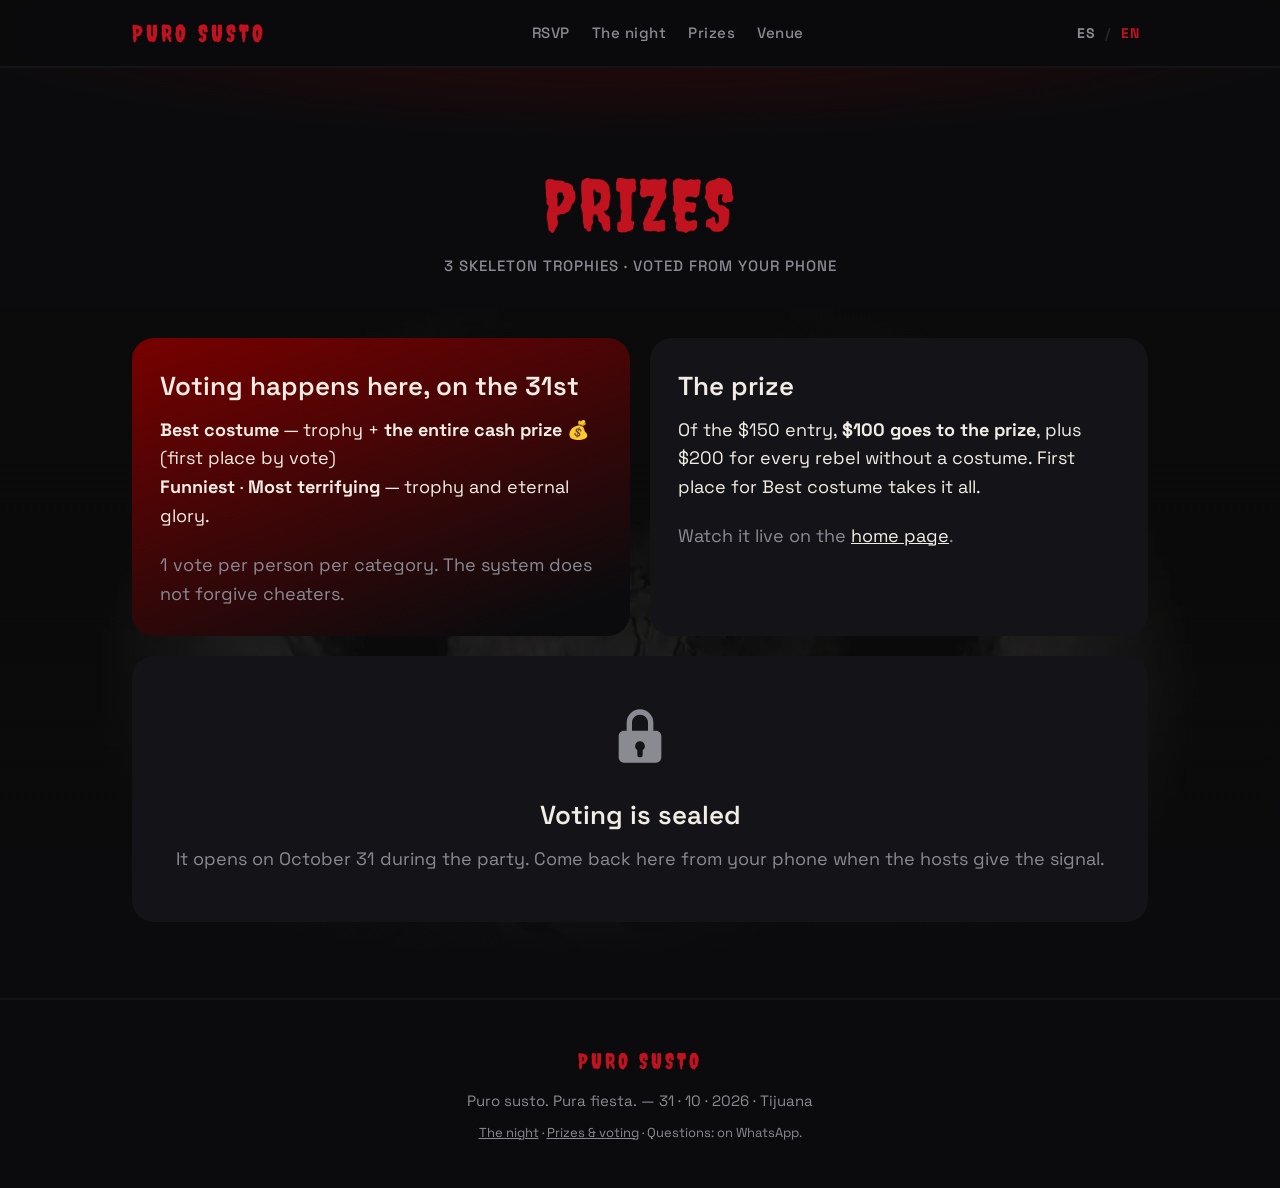
<file: premios.html>
<!DOCTYPE html>
<html lang="es">
<head>
  <meta charset="UTF-8">
  <meta name="viewport" content="width=device-width, initial-scale=1.0">
  <title>PURO SUSTO — Premios y votación</title>
  <meta name="description" content="3 trofeos esqueleto. El mejor disfraz gana el premio en efectivo. Se vota desde tu celular el 31 de octubre.">
  <meta property="og:type" content="website">
  <meta property="og:title" content="PURO SUSTO — Premios y votación">
  <meta property="og:description" content="3 trofeos esqueleto. El mejor disfraz gana el premio en efectivo. Se vota desde tu celular el 31 de octubre.">
  <meta property="og:image" content="https://puro-susto.pages.dev/og-image.png">
  <meta property="og:locale" content="es_MX">
  <link rel="icon" type="image/svg+xml" href="favicon.svg">
  <link rel="preconnect" href="https://fonts.googleapis.com">
  <link rel="preconnect" href="https://fonts.gstatic.com" crossorigin>
  <link href="https://fonts.googleapis.com/css2?family=Creepster&family=Space+Grotesk:wght@300..700&display=swap" rel="stylesheet">
  <link rel="stylesheet" href="styles.css?v=15">
</head>
<body>
<!-- ==================== ICONOS (monstruos del brand) ==================== -->
<svg width="0" height="0" style="position:absolute" aria-hidden="true">
  <defs>
    <!-- Calavera -->
    <symbol id="i-calavera" viewBox="0 0 24 24">
      <path d="M12 2C7 2 3.5 5.6 3.5 10.3c0 2.8 1.3 5 3.2 6.4v3c0 .7.6 1.3 1.3 1.3h1.2v-2a.8.8 0 0 1 1.6 0v2h2.4v-2a.8.8 0 0 1 1.6 0v2H16c.7 0 1.3-.6 1.3-1.3v-3c1.9-1.4 3.2-3.6 3.2-6.4C20.5 5.6 17 2 12 2zM8.6 12.6a2.1 2.1 0 1 1 0-4.2 2.1 2.1 0 0 1 0 4.2zm6.8 0a2.1 2.1 0 1 1 0-4.2 2.1 2.1 0 0 1 0 4.2zM12 13l1.2 2.2h-2.4L12 13z"/>
    </symbol>
    <!-- Fantasma -->
    <symbol id="i-fantasma" viewBox="0 0 24 24">
      <path d="M12 2C7.6 2 4.5 5.4 4.5 9.8V21c0 .8.9 1.2 1.5.7l1.6-1.4 1.7 1.5c.4.3.9.3 1.3 0L12 20.4l1.4 1.4c.4.3.9.3 1.3 0l1.7-1.5 1.6 1.4c.6.5 1.5.1 1.5-.7V9.8C19.5 5.4 16.4 2 12 2zM9.3 10.6a1.4 1.4 0 1 1 0-2.8 1.4 1.4 0 0 1 0 2.8zm5.4 0a1.4 1.4 0 1 1 0-2.8 1.4 1.4 0 0 1 0 2.8zM12 15.2c-.9 0-1.6-.9-1.6-1.9h3.2c0 1-.7 1.9-1.6 1.9z"/>
    </symbol>
    <!-- Murciélago -->
    <symbol id="i-murcielago" viewBox="0 0 24 24">
      <path d="M12 6.5c.5 0 1 .3 1.2.8l.4-1.5.9 1.6c3.2-2.6 7.3-1.5 8.5 1-1.7-.2-2.9.4-3.4 1.6-.1 1.4-1.1 2.3-2.6 2.3-.2 1-1 1.7-2 1.9l-.4 3.3-2.6-2-2.6 2-.4-3.3c-1-.2-1.8-.9-2-1.9-1.5 0-2.5-.9-2.6-2.3C3.9 8.8 2.7 8.2 1 8.4c1.2-2.5 5.3-3.6 8.5-1l.9-1.6.4 1.5c.2-.5.7-.8 1.2-.8z"/>
    </symbol>
    <!-- Calabaza -->
    <symbol id="i-calabaza" viewBox="0 0 24 24">
      <path d="M13.6 4.6c.6-1.1 1.6-1.9 3-2.1l.4 1.9c-.9.1-1.5.5-1.9 1.1 3.9.5 6.9 3.7 6.9 8.1 0 4.8-3.6 8.4-10 8.4S2 18.4 2 13.6C2 9 5.3 5.7 9.5 5.4c1.4-.1 2.9.1 4.1.8V4.6h0zM7.6 12.9l3-1.6-1.2 2.7-1.8-1.1zm8.8 0-1.8 1.1-1.2-2.7 3 1.6zm-8.2 4.2c2.5 1.4 5.1 1.4 7.6 0l-1.1 2.1h-1.5l-.7-1-.7 1h-1.5l-.7-1-.7 1-.7-2.1z"/>
    </symbol>
    <!-- Vampiro (colmillos) -->
    <symbol id="i-vampiro" viewBox="0 0 24 24">
      <path d="M2 7c2.6 2.4 6 3.7 10 3.7S19.4 9.4 22 7c-.5 3.2-2.4 5.6-5.2 6.8l-1.3 4.7-1.7-4.2c-.6.1-1.2.1-1.8.1s-1.2 0-1.8-.1l-1.7 4.2-1.3-4.7C4.4 12.6 2.5 10.2 2 7z"/>
    </symbol>
    <!-- Bruja (sombrero) -->
    <symbol id="i-bruja" viewBox="0 0 24 24">
      <path d="M14.5 3.5 8 10.5l-1.5 6h11L14.5 3.5zM3 18h18c.6 0 1 .4 1 1s-.4 1-1 1H3c-.6 0-1-.4-1-1s.4-1 1-1z"/>
    </symbol>
    <!-- Frankenstein -->
    <symbol id="i-franky" viewBox="0 0 24 24">
      <path fill-rule="evenodd" d="M5 3h14v4h2v2.4h-2v6.1A4.5 4.5 0 0 1 14.5 20h-5A4.5 4.5 0 0 1 5 15.5V9.4H3V7h2V3zm2.2 2v2h1.9V5H7.2zm3.9 0v2h1.8V5h-1.8zm3.7 0v2h1.9V5h-1.9zM8.3 13a1.7 1.7 0 1 0 0-3.4 1.7 1.7 0 0 0 0 3.4zm7.4 0a1.7 1.7 0 1 0 0-3.4 1.7 1.7 0 0 0 0 3.4zM9 15.4h6V17H9v-1.6z"/>
    </symbol>
    <!-- Casa embrujada -->
    <symbol id="i-casa" viewBox="0 0 24 24">
      <path fill-rule="evenodd" d="M2 21v-7.5h2.5V9.8L8 6.5l3.5 3.3v1.7h1V5.8L16 3l3.5 2.8v7.7H22V21H2zm8.3 0h3.4v-3.2a1.7 1.7 0 0 0-3.4 0V21zM7 13.8a1.2 1.2 0 1 0 0-2.4 1.2 1.2 0 0 0 0 2.4zm9.5-4a1.2 1.2 0 1 0 0-2.4 1.2 1.2 0 0 0 0 2.4z"/>
    </symbol>
    <!-- Candado (votación dormida) -->
    <symbol id="i-candado" viewBox="0 0 24 24">
      <path d="M12 2a5 5 0 0 0-5 5v3H6c-1.1 0-2 .9-2 2v8c0 1.1.9 2 2 2h12c1.1 0 2-.9 2-2v-8c0-1.1-.9-2-2-2h-1V7a5 5 0 0 0-5-5zm-3 5a3 3 0 0 1 6 0v3H9V7zm3 7a1.8 1.8 0 0 1 1 3.3V19a1 1 0 0 1-2 0v-1.7a1.8 1.8 0 0 1 1-3.3z"/>
    </symbol>
  </defs>
</svg>
<header class="nav">
  <div class="nav-inner">
    <a class="nav-logo" href="index.html">Puro Susto</a>
    <nav class="links">
      <a href="index.html#asistencia" data-i18n="nav.confirmar">Confirmar</a>
      <a href="la-noche.html" data-i18n="nav.noche">La noche</a>
      <a href="premios.html" data-i18n="nav.premios">Premios</a>
      <a href="index.html#lugar" data-i18n="nav.lugar">Lugar</a>
    </nav>
  </div>
</header>

<main>
<section class="hero-mini">
  <h2 style="font-size: clamp(44px, 8vw, 72px);" data-i18n="prem.titulo">Premios</h2>
  <span class="caption" data-i18n="prem.caption"></span>
</section>

<section id="votacion" style="padding-top: 30px;">
  <div class="wrap">
    <div class="grid-2" style="margin-bottom: 20px;">
      <div class="card card-destacada">
        <h3 data-i18n="prem.votaAqui">Se vota aquí, el 31</h3>
        <p data-i18n-html="prem.categorias"></p>
        <p class="mt-2 niebla" data-i18n="prem.unVoto"></p>
      </div>
      <div class="card">
        <h3 data-i18n="prem.comodines">Los comodines</h3>
        <p data-i18n-html="prem.comodinesTexto"></p>
        <p class="mt-2 niebla" data-i18n-html="prem.comodinesNota"></p>
      </div>
    </div>

    <div class="card votacion-dormida" id="votacion-dormida">
      <svg><use href="#i-candado"/></svg>
      <h3 data-i18n="prem.sellada">La votación está sellada</h3>
      <p class="niebla" data-i18n="prem.selladaTexto"></p>
    </div>

    <div class="hidden" id="votacion-activa">
      <div class="card">
        <label for="v-votante" data-i18n="prem.votante"></label>
        <input type="text" id="v-votante" data-i18n-ph="prem.votante.ph" placeholder="Tu nombre" maxlength="60">
        <div id="categorias-voto" class="mt-2"></div>
        <div class="mt-2"><button class="btn btn-rojo" id="btn-votar" data-i18n="prem.enviar">Enviar mis votos</button></div>
        <div class="form-msg" id="voto-msg" role="status"></div>
      </div>
    </div>
  </div>
</section>
</main>

<footer>
  <div class="logo-line">Puro Susto</div>
  <p>Puro susto. Pura fiesta. — 31 · 10 · 2026 · Tijuana</p>
  <p style="font-size: 13px;" data-i18n-html="pie.links"></p>
</footer>

<script src="i18n.js?v=10"></script>
<script src="app.js?v=17"></script>
</body>
</html>
</file>
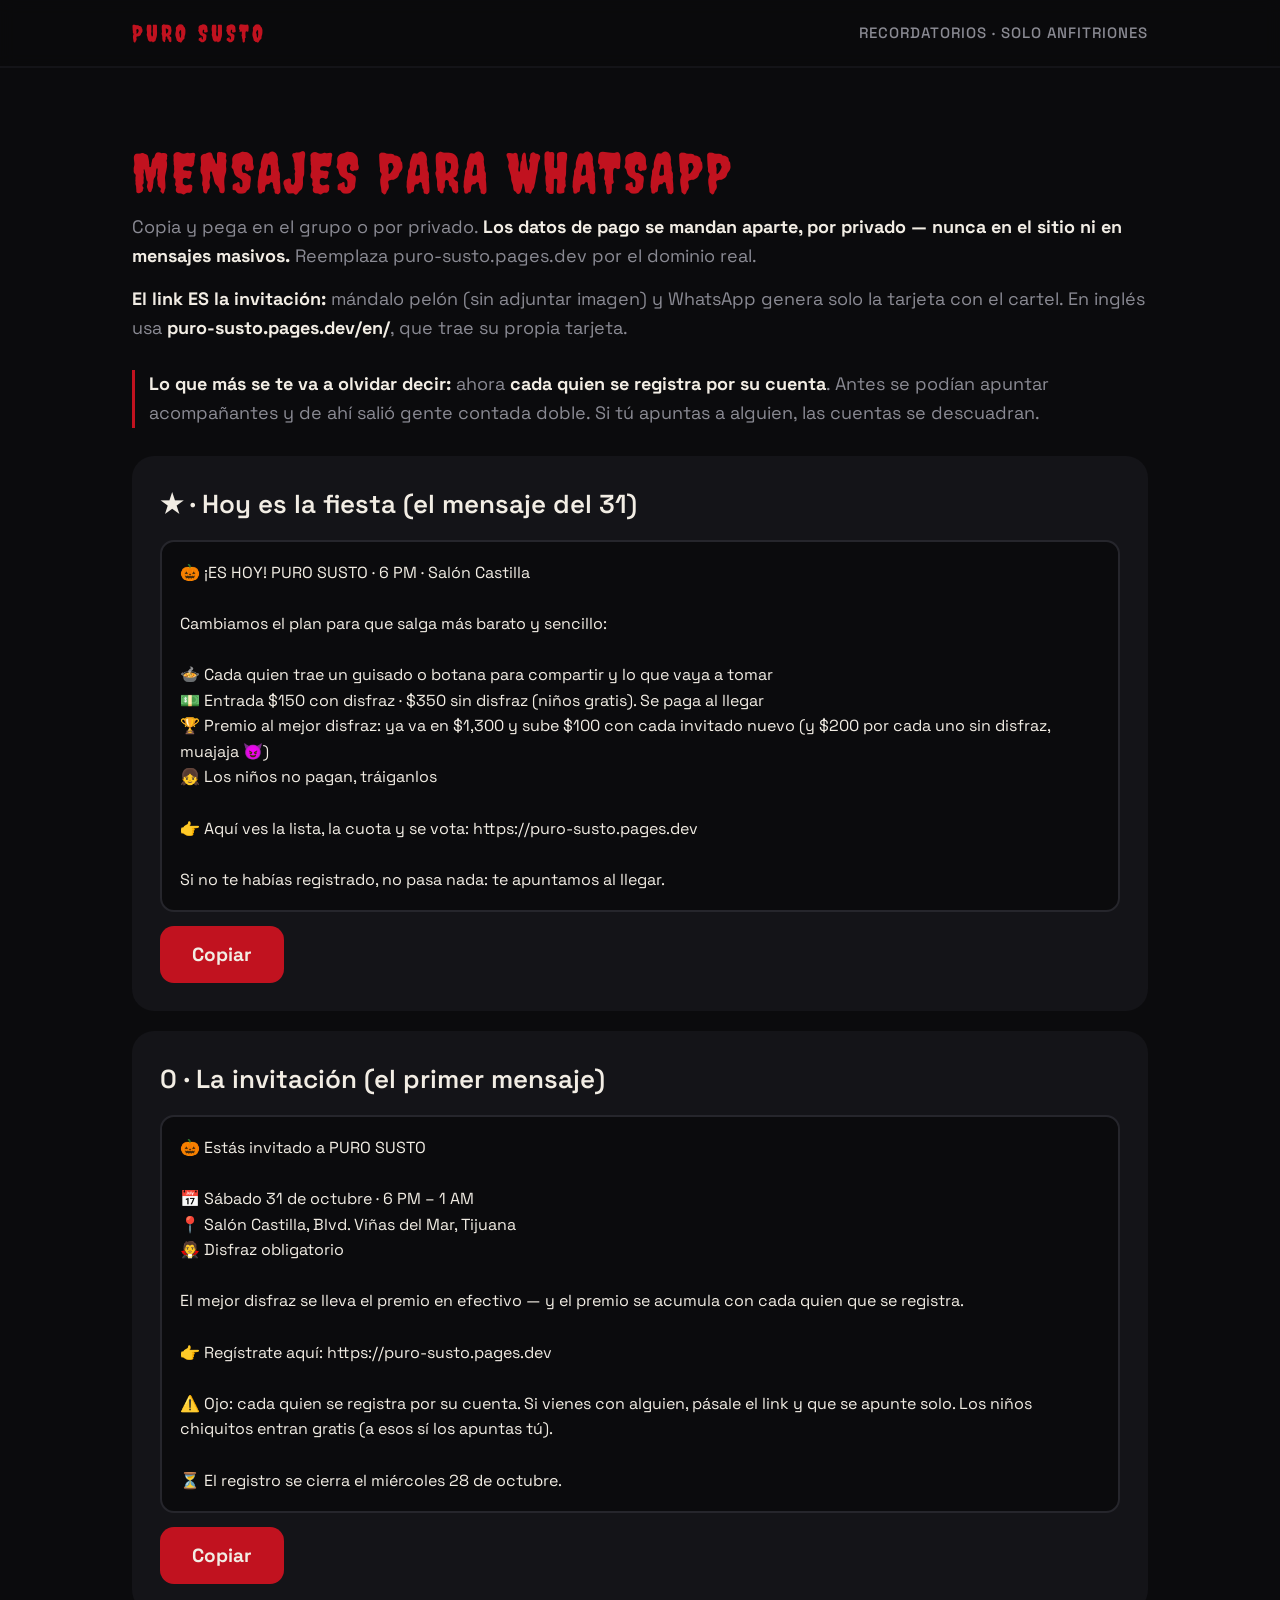
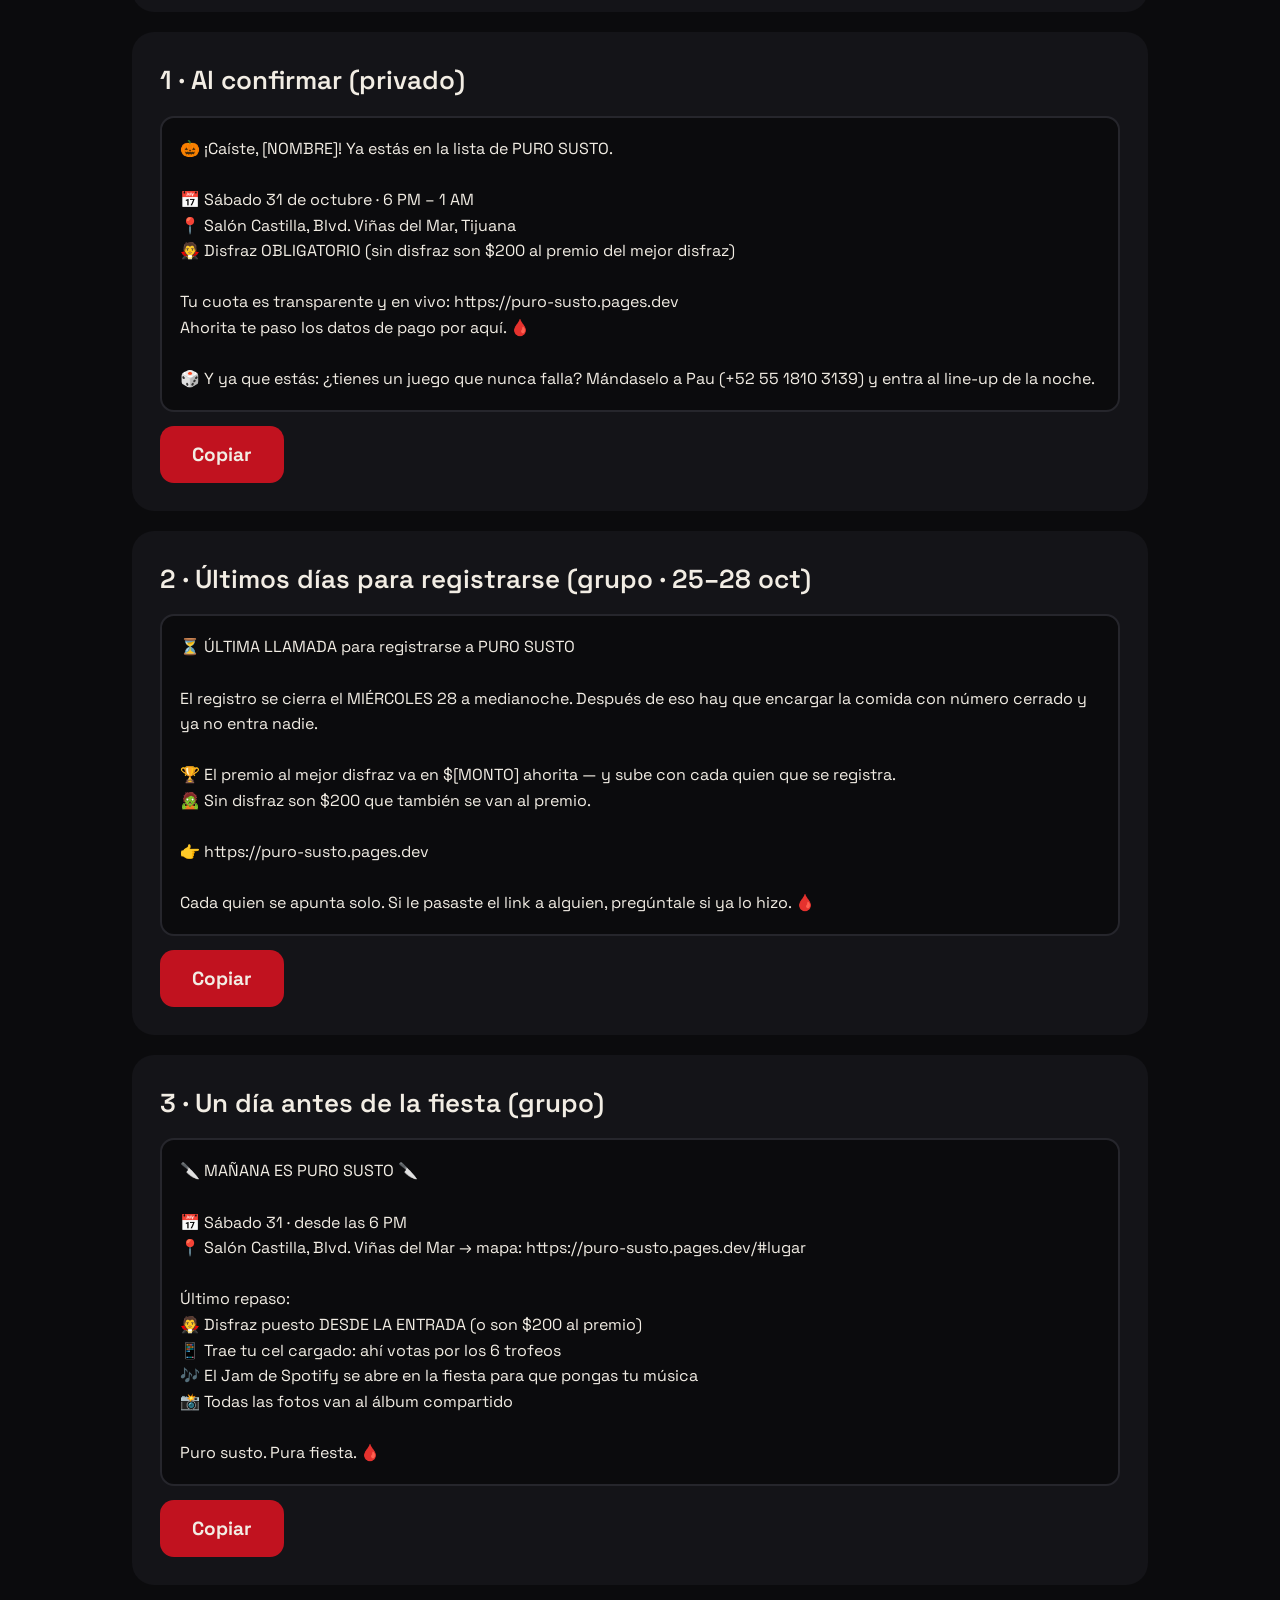
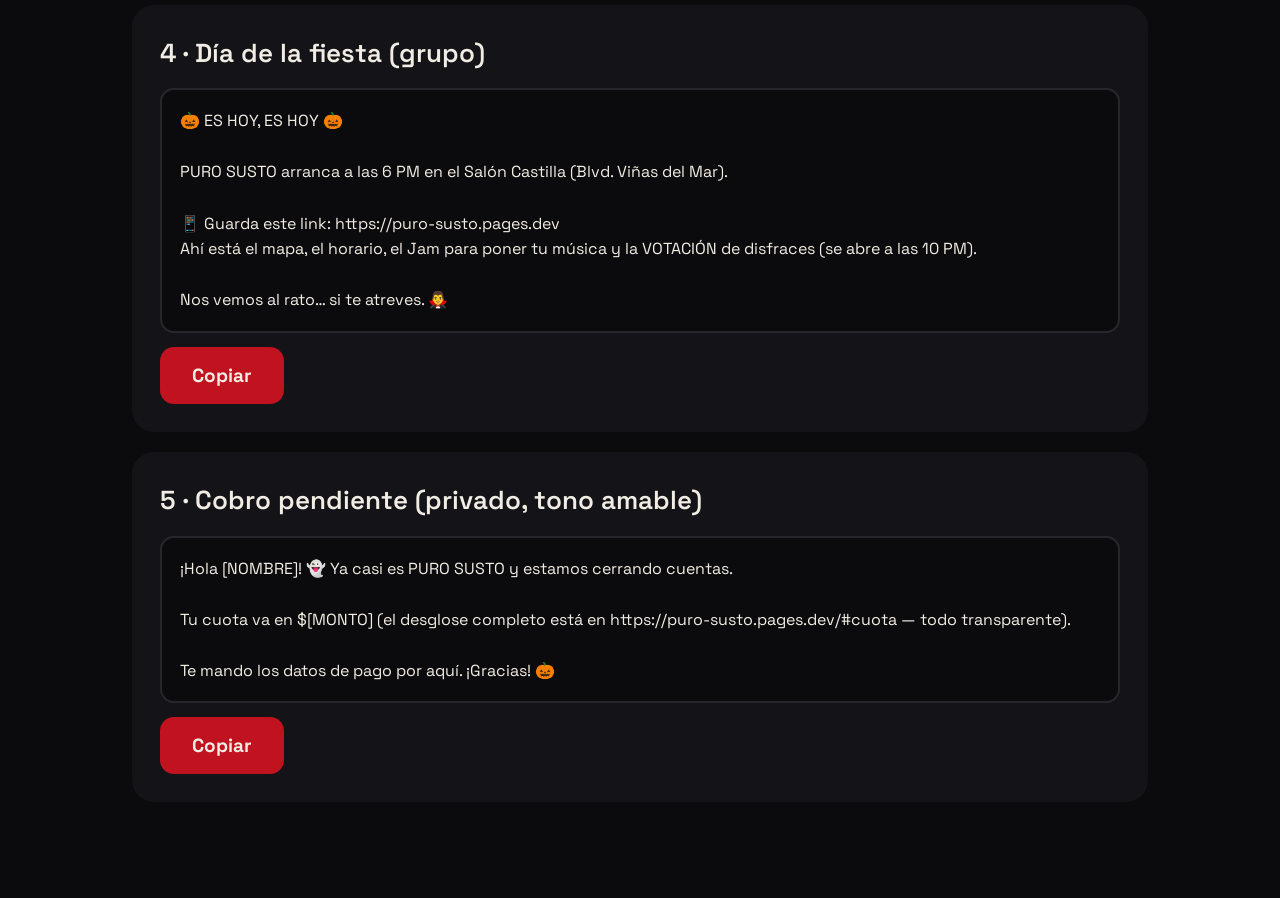
<file: recordatorios.html>
<!DOCTYPE html>
<html lang="es">
<head>
  <meta charset="UTF-8">
  <meta name="viewport" content="width=device-width, initial-scale=1.0">
  <title>PURO SUSTO — Recordatorios (anfitriones)</title>
  <meta name="robots" content="noindex, nofollow">
  <link rel="icon" type="image/svg+xml" href="favicon.svg">
  <link rel="preconnect" href="https://fonts.googleapis.com">
  <link rel="preconnect" href="https://fonts.gstatic.com" crossorigin>
  <link href="https://fonts.googleapis.com/css2?family=Creepster&family=Space+Grotesk:wght@300..700&display=swap" rel="stylesheet">
  <link rel="stylesheet" href="styles.css?v=15">
  <style>
    .reco { margin-bottom: 20px; }
    .reco pre {
      white-space: pre-wrap; font-family: var(--font-ui); font-size: 16px;
      background: var(--negro-abismo); border: 2px solid #26262c;
      border-radius: var(--r-btn); padding: 18px; margin: 14px 0; color: var(--hueso);
    }
    .copiado { color: #9EF01A; font-weight: 700; margin-left: 12px; }
  </style>
</head>
<body>
<header class="nav">
  <div class="nav-inner">
    <a class="nav-logo" href="index.html">Puro Susto</a>
    <span class="caption">Recordatorios · solo anfitriones</span>
  </div>
</header>

<section>
  <div class="wrap">
    <h2>Mensajes para WhatsApp</h2>
    <p class="niebla" style="margin-bottom: 14px;">Copia y pega en el grupo o por privado. <b style="color:var(--hueso)">Los datos de pago se mandan aparte, por privado — nunca en el sitio ni en mensajes masivos.</b> Reemplaza puro-susto.pages.dev por el dominio real.</p>
    <p class="niebla" style="margin-bottom: 28px;"><b style="color:var(--hueso)">El link ES la invitación:</b> mándalo pelón (sin adjuntar imagen) y WhatsApp genera solo la tarjeta con el cartel. En inglés usa <b style="color:var(--hueso)">puro-susto.pages.dev/en/</b>, que trae su propia tarjeta.</p>
    <p class="niebla" style="margin-bottom: 28px; border-left: 3px solid var(--rojo-sangre); padding-left: 14px;"><b style="color:var(--hueso)">Lo que más se te va a olvidar decir:</b> ahora <b style="color:var(--hueso)">cada quien se registra por su cuenta</b>. Antes se podían apuntar acompañantes y de ahí salió gente contada doble. Si tú apuntas a alguien, las cuentas se descuadran.</p>

    <div class="card reco" style="border-color: var(--rojo-sangre);">
      <h3>★ · Hoy es la fiesta (el mensaje del 31)</h3>
      <pre id="rhoy">🎃 ¡ES HOY! PURO SUSTO · 6 PM · Salón Castilla

Cambiamos el plan para que salga más barato y sencillo:

🍲 Cada quien trae un guisado o botana para compartir y lo que vaya a tomar
💵 Entrada $150 con disfraz · $350 sin disfraz (niños gratis). Se paga al llegar
🏆 Premio al mejor disfraz: ya va en $1,300 y sube $100 con cada invitado nuevo (y $200 por cada uno sin disfraz, muajaja 😈)
👧 Los niños no pagan, tráiganlos

👉 Aquí ves la lista, la cuota y se vota: https://puro-susto.pages.dev

Si no te habías registrado, no pasa nada: te apuntamos al llegar.</pre>
      <button class="btn btn-rojo" onclick="copiar('rhoy', this)">Copiar</button>
    </div>

    <div class="card reco">
      <h3>0 · La invitación (el primer mensaje)</h3>
      <pre id="r0">🎃 Estás invitado a PURO SUSTO

📅 Sábado 31 de octubre · 6 PM – 1 AM
📍 Salón Castilla, Blvd. Viñas del Mar, Tijuana
🧛 Disfraz obligatorio

El mejor disfraz se lleva el premio en efectivo — y el premio se acumula con cada quien que se registra.

👉 Regístrate aquí: https://puro-susto.pages.dev

⚠️ Ojo: cada quien se registra por su cuenta. Si vienes con alguien, pásale el link y que se apunte solo. Los niños chiquitos entran gratis (a esos sí los apuntas tú).

⏳ El registro se cierra el miércoles 28 de octubre.</pre>
      <button class="btn btn-rojo" onclick="copiar('r0', this)">Copiar</button>
    </div>

    <div class="card reco">
      <h3>1 · Al confirmar (privado)</h3>
      <pre id="r1">🎃 ¡Caíste, [NOMBRE]! Ya estás en la lista de PURO SUSTO.

📅 Sábado 31 de octubre · 6 PM – 1 AM
📍 Salón Castilla, Blvd. Viñas del Mar, Tijuana
🧛 Disfraz OBLIGATORIO (sin disfraz son $200 al premio del mejor disfraz)

Tu cuota es transparente y en vivo: https://puro-susto.pages.dev
Ahorita te paso los datos de pago por aquí. 🩸

🎲 Y ya que estás: ¿tienes un juego que nunca falla? Mándaselo a Pau (+52 55 1810 3139) y entra al line-up de la noche.</pre>
      <button class="btn btn-rojo" onclick="copiar('r1', this)">Copiar</button>
    </div>

    <div class="card reco">
      <h3>2 · Últimos días para registrarse (grupo · 25–28 oct)</h3>
      <pre id="r2">⏳ ÚLTIMA LLAMADA para registrarse a PURO SUSTO

El registro se cierra el MIÉRCOLES 28 a medianoche. Después de eso hay que encargar la comida con número cerrado y ya no entra nadie.

🏆 El premio al mejor disfraz va en $[MONTO] ahorita — y sube con cada quien que se registra.
🧟 Sin disfraz son $200 que también se van al premio.

👉 https://puro-susto.pages.dev

Cada quien se apunta solo. Si le pasaste el link a alguien, pregúntale si ya lo hizo. 🩸</pre>
      <button class="btn btn-rojo" onclick="copiar('r2', this)">Copiar</button>
    </div>

    <div class="card reco">
      <h3>3 · Un día antes de la fiesta (grupo)</h3>
      <pre id="r3">🔪 MAÑANA ES PURO SUSTO 🔪

📅 Sábado 31 · desde las 6 PM
📍 Salón Castilla, Blvd. Viñas del Mar → mapa: https://puro-susto.pages.dev/#lugar

Último repaso:
🧛 Disfraz puesto DESDE LA ENTRADA (o son $200 al premio)
📱 Trae tu cel cargado: ahí votas por los 6 trofeos
🎶 El Jam de Spotify se abre en la fiesta para que pongas tu música
📸 Todas las fotos van al álbum compartido

Puro susto. Pura fiesta. 🩸</pre>
      <button class="btn btn-rojo" onclick="copiar('r3', this)">Copiar</button>
    </div>

    <div class="card reco">
      <h3>4 · Día de la fiesta (grupo)</h3>
      <pre id="r4">🎃 ES HOY, ES HOY 🎃

PURO SUSTO arranca a las 6 PM en el Salón Castilla (Blvd. Viñas del Mar).

📱 Guarda este link: https://puro-susto.pages.dev
Ahí está el mapa, el horario, el Jam para poner tu música y la VOTACIÓN de disfraces (se abre a las 10 PM).

Nos vemos al rato… si te atreves. 🧛‍♂️</pre>
      <button class="btn btn-rojo" onclick="copiar('r4', this)">Copiar</button>
    </div>

    <div class="card reco">
      <h3>5 · Cobro pendiente (privado, tono amable)</h3>
      <pre id="r5">¡Hola [NOMBRE]! 👻 Ya casi es PURO SUSTO y estamos cerrando cuentas.

Tu cuota va en $[MONTO] (el desglose completo está en https://puro-susto.pages.dev/#cuota — todo transparente).

Te mando los datos de pago por aquí. ¡Gracias! 🎃</pre>
      <button class="btn btn-rojo" onclick="copiar('r5', this)">Copiar</button>
    </div>
  </div>
</section>

<script>
function copiar(id, btn) {
  navigator.clipboard.writeText(document.getElementById(id).textContent).then(() => {
    let ok = btn.nextElementSibling;
    if (!ok || !ok.classList.contains('copiado')) {
      ok = document.createElement('span');
      ok.className = 'copiado';
      btn.after(ok);
    }
    ok.textContent = '¡Copiado!';
    setTimeout(() => ok.remove(), 2000);
  });
}
</script>
</body>
</html>
</file>
<file: styles.css>
/* ============================================================
   PURO SUSTO — Halloween 2026
   Design system según Brand Guidelines v1.0
   ============================================================ */

:root {
  /* Paleta principal */
  --negro-abismo: #0B0B0D;
  --carbon: #141418;
  --rojo-sangre: #C1121F;
  --sangre-seca: #780000;
  --hueso: #F2EDE4;
  --niebla: #8A8A93;
  --verde-toxico: #9EF01A;

  /* Tipografía */
  --font-display: 'Creepster', cursive;
  --font-ui: 'Space Grotesk', sans-serif;

  /* Radios (brand: 14px botones · 18–28px tarjetas · 999px chips) */
  --r-btn: 14px;
  --r-card: 22px;
  --r-chip: 999px;
}

* { margin: 0; padding: 0; box-sizing: border-box; }

html { scroll-behavior: smooth; }

/* El header es sticky: sin esto, al saltar a una sección por ancla el
   título queda tapado por la barra. */
section[id], main[id] { scroll-margin-top: 76px; }

body {
  background: var(--negro-abismo);
  color: var(--hueso);
  font-family: var(--font-ui);
  font-size: 18px;
  line-height: 1.6;
  -webkit-font-smoothing: antialiased;
}

/* ---------- Tipografía ---------- */
h1, h2 {
  font-family: var(--font-display);
  font-weight: 400;
  text-transform: uppercase;
  letter-spacing: 3px;
  line-height: 1.05;
}

h1 { font-size: clamp(64px, 14vw, 150px); color: var(--rojo-sangre); }

h2 {
  font-size: clamp(34px, 6vw, 56px);
  color: var(--rojo-sangre);
  margin-bottom: 10px;
}

h3 {
  font-family: var(--font-ui);
  font-weight: 600;
  font-size: 26px;
  color: var(--hueso);
  margin-bottom: 8px;
}

p { color: var(--hueso); }

.caption {
  font-weight: 500;
  font-size: 15px;
  letter-spacing: 1px;
  text-transform: uppercase;
  color: var(--niebla);
}

.niebla { color: var(--niebla); }

a { color: var(--hueso); }

/* ---------- Layout ---------- */
.wrap { max-width: 1060px; margin: 0 auto; padding: 0 22px; }

section { padding: 76px 0; position: relative; overflow: hidden; }
section > .wrap { position: relative; z-index: 1; }

/* Monstruos de fondo — decoración, nunca estorban (brand 5.1) */
.monster-bg {
  position: absolute; z-index: 0; pointer-events: none;
  width: clamp(280px, 38vw, 460px); height: auto;
  fill: var(--rojo-sangre); opacity: 0.07;
  bottom: -60px; right: -70px;
  transform: rotate(-10deg);
}
.monster-bg.left {
  right: auto; left: -70px;
  transform: rotate(8deg) scaleX(-1);
}

/* Mini-hero de páginas secundarias */
.hero-mini {
  text-align: center;
  padding: 100px 22px 30px;
  background: radial-gradient(ellipse 80% 70% at 50% -20%, rgba(120, 0, 0, 0.3), transparent 70%), var(--negro-abismo);
}
.hero-mini .caption { display: block; margin-top: 8px; }

/* Tarjetas-link a otras páginas */
a.card-link {
  display: flex; gap: 18px; align-items: flex-start;
  text-decoration: none;
  border: 2px solid transparent;
  transition: border-color 0.15s ease;
}
a.card-link:hover { border-color: var(--rojo-sangre); }
a.card-link svg { width: 40px; height: 40px; fill: var(--rojo-sangre); flex: 0 0 auto; margin-top: 4px; }
a.card-link p { margin-top: 4px; }

footer a { color: var(--niebla); }

.section-head { display: flex; align-items: center; gap: 16px; margin-bottom: 28px; }
.section-head svg { width: 44px; height: 44px; flex: 0 0 auto; fill: var(--hueso); }
.section-head .kicker { display: block; }

/* ---------- Header ---------- */
header.nav {
  position: sticky; top: 0; z-index: 50;
  background: rgba(11, 11, 13, 0.92);
  backdrop-filter: blur(8px);
  border-bottom: 2px solid var(--carbon);
}
.nav-inner {
  display: flex; align-items: center; justify-content: space-between;
  padding: 14px 22px; max-width: 1060px; margin: 0 auto;
}
.nav-logo {
  font-family: var(--font-display);
  font-size: 24px; letter-spacing: 3px;
  color: var(--rojo-sangre); text-decoration: none; text-transform: uppercase;
}
nav.links { display: flex; gap: 22px; flex-wrap: wrap; }
nav.links a {
  color: var(--niebla); text-decoration: none;
  font-size: 15px; font-weight: 500; letter-spacing: 0.5px;
}
nav.links a:hover { color: var(--hueso); }
@media (max-width: 720px) { nav.links { display: none; } }

/* ---------- Hero ---------- */
.hero {
  min-height: 92vh;
  display: flex; flex-direction: column; justify-content: center; align-items: center;
  text-align: center; padding: 90px 22px 70px;
  position: relative; overflow: hidden;
  background:
    radial-gradient(ellipse 80% 55% at 50% -10%, rgba(120, 0, 0, 0.35), transparent 70%),
    linear-gradient(rgba(11, 11, 13, 0.30), rgba(11, 11, 13, 0.55) 55%, var(--negro-abismo) 96%),
    var(--negro-abismo) url('images/fondo-lobo.webp') center 30% / cover no-repeat;
}

/* Escenografía B/N: fotos fundidas a negro, el contenido siempre encima */
#votacion {
  background:
    linear-gradient(rgba(11, 11, 13, 0.55), rgba(11, 11, 13, 0.35) 45%, var(--negro-abismo) 94%),
    var(--negro-abismo) url('images/fondo-payaso.webp') center 20% / cover no-repeat;
}
#lugar {
  background:
    linear-gradient(rgba(11, 11, 13, 0.55), rgba(11, 11, 13, 0.30) 45%, var(--negro-abismo) 94%),
    var(--negro-abismo) url('images/fondo-laguna.webp') center 35% / cover no-repeat;
}
.hero h1 { display: block; }
.hero .tagline {
  font-family: var(--font-display);
  font-size: clamp(20px, 3.4vw, 32px);
  letter-spacing: 3px; color: var(--hueso);
  margin-top: 10px; text-transform: uppercase;
}
.hero .meta {
  margin-top: 26px; font-size: 19px; color: var(--hueso); font-weight: 500;
  text-wrap: pretty;   /* evita palabras huérfanas en la última línea */
}
.hero .meta .niebla { display: block; font-size: 16px; margin-top: 4px; font-weight: 400; }

/* Countdown — barra única de 4 segmentos, nunca se rompe de fila */
.countdown {
  display: grid;
  grid-template-columns: repeat(4, 1fr);
  width: min(480px, calc(100% - 8px));
  margin-top: 36px;
  background: var(--carbon);
  border: 2px solid #1f1f24;
  border-radius: var(--r-card);
  overflow: hidden;
}
.count-cell { padding: 20px 6px 16px; }
.count-cell + .count-cell { border-left: 2px solid #1f1f24; }
.count-cell b {
  display: block;
  font-size: clamp(32px, 9vw, 48px);
  font-weight: 700; line-height: 1;
  color: var(--hueso); font-variant-numeric: tabular-nums;
}
.count-cell span {
  display: block; margin-top: 8px; font-size: 12px; letter-spacing: 2px;
  text-transform: uppercase; color: var(--niebla);
}

/* Jerarquía del hero: UN botón manda y los otros dos son de servicio.
   Antes los tres pesaban igual y el ojo no sabía cuál era EL botón. */
.hero .cta-row {
  margin-top: 34px;
  display: flex; flex-direction: column; align-items: center; gap: 22px;
  width: 100%;
}
.hero .cta-row .btn-gigante { margin-top: 0; width: 100%; max-width: 440px; }
.cta-secundarias { display: flex; gap: 12px; flex-wrap: wrap; justify-content: center; }

/* En celular el hero ocupaba casi toda la pantalla y "El trato" quedaba
   entero abajo del doblez: la gente entraba, veía la portada y se salía.
   Bajándolo un poco, el kicker rojo asoma y pide scroll. */
/* En celular el hero se comía la pantalla y el botón principal caía justo
   en el filo del doblez (medido: bajaba hasta 699px con ~660 visibles en un
   iPhone). Todo lo de arriba se aprieta para subirlo. */
@media (max-width: 720px) {
  .hero { min-height: 74vh; padding: 64px 22px 40px; }
  .hero h1 { font-size: clamp(54px, 13vw, 96px); }
  .hero .meta { margin-top: 18px; font-size: 17px; }
  .hero .meta .niebla { font-size: 15px; }
  /* En celular la fecha partía dejando "AM" solo en un renglón (y "Mexico"
     en inglés). En vez de pelearse con el salto, se le dice dónde partir:
     fecha arriba, hora abajo — y el · sobra porque ya no van en línea. */
  .hero .meta-sep { display: none; }
  .hero .meta-parte { display: block; }
  .countdown { margin-top: 22px; }
  .count-cell { padding: 13px 4px 11px; }
  .count-cell b { font-size: clamp(26px, 7.5vw, 40px); }
  .count-cell span { margin-top: 5px; font-size: 11px; letter-spacing: 1.5px; }
  .hero .cta-row { margin-top: 24px; gap: 20px; }
}

/* ---------- EL GANCHO ----------
   El problema real era que la gente entraba y no se inmutaba. Este bloque
   va pegado al hero y dice lo único que de verdad mueve a este grupo:
   el mejor disfraz se lleva el premio, y el premio se acumula con cada
   quien que cae. La cuota vive abajo, en chico. */
.gancho {
  padding: 60px 0 70px;
  text-align: center;
  background:
    radial-gradient(ellipse 90% 60% at 50% 0%, rgba(120, 0, 0, 0.28), transparent 72%),
    var(--negro-abismo);
  border-top: 2px solid var(--carbon);
  border-bottom: 2px solid var(--carbon);
}
.gancho-kicker {
  display: block;
  font-size: 13px; font-weight: 700; letter-spacing: 4px;
  text-transform: uppercase; color: var(--rojo-sangre);
  margin-bottom: 10px;
}
/* Letras gigantes de verdad: hasta 84px en escritorio. */
.gancho-titulo {
  font-size: clamp(40px, 9vw, 84px);
  margin: 0 auto 14px;
  max-width: 14ch;
}
.gancho-sub {
  max-width: 44ch; margin: 0 auto;
  font-size: 17px; color: var(--niebla);
  text-wrap: pretty;
}
.gancho-sub b { color: var(--hueso); font-weight: 600; }

/* UN solo recuadro: el premio. Antes eran dos (cuota y premio) y el dinero
   se comía la mitad del bloque más importante del sitio. */
.gancho-premio {
  max-width: 420px;
  margin: 34px auto 0;
  padding: 26px 20px 22px;
  background: linear-gradient(180deg, #1a1a20, var(--carbon));
  border: 2px solid rgba(193, 18, 31, 0.55);
  border-radius: var(--r-card);
  box-shadow: 0 0 40px rgba(193, 18, 31, 0.16);
}
.gancho-premio-label {
  display: block;
  font-size: 14px; letter-spacing: 2px; text-transform: uppercase;
  font-weight: 700; color: var(--rojo-sangre);
}

/* La flecha late para que el ojo la agarre sin leer nada. */
.gancho-flecha {
  display: block; line-height: 1;
  font-size: 36px; font-weight: 700; margin: 8px 0 2px;
  color: var(--verde-toxico);
  animation: latir-arriba 1.8s ease-in-out infinite;
}
@keyframes latir-arriba { 0%,100% { transform: translateY(0); opacity: .75; } 50% { transform: translateY(-7px); opacity: 1; } }

.gancho-monto {
  display: block;
  font-size: clamp(42px, 11vw, 68px);
  font-weight: 700; line-height: 1.05;
  color: var(--hueso); font-variant-numeric: tabular-nums;
  overflow-wrap: anywhere;   /* "$1,128 MXN" nunca debe desbordar el recuadro */
}
/* Igual que en los tiles: el ≈US$ va abajo y chico, nunca en línea. */
.gancho-monto small {
  display: block; margin-top: 4px;
  font-size: 0.36em; font-weight: 400; letter-spacing: 0;
  color: var(--niebla);
}
.gancho-premio-pie {
  display: block; margin-top: 8px;
  font-size: 13px; letter-spacing: 2px; text-transform: uppercase;
  color: var(--niebla);
}

.gancho-barra-bloque { max-width: 640px; margin: 26px auto 0; }
.gancho-barra-etiquetas {
  display: flex; justify-content: space-between;
  font-size: 14px; font-weight: 600; letter-spacing: 1px;
  text-transform: uppercase; margin-bottom: 8px;
}
/* La barra es sangre llenándose, no un progreso genérico: degradado de
   rojo vivo arriba a sangre seca abajo, brillo húmedo en el borde superior,
   y una gota que escurre de la punta que avanza. Puro CSS. */
.gancho-barra {
  position: relative;          /* overflow visible: la gota escurre hacia abajo */
  height: 20px;
  background: #101014;
  border: 2px solid #24242b;
  border-radius: var(--r-chip);
  box-shadow: inset 0 3px 8px rgba(0, 0, 0, 0.75);
}
.gancho-barra-relleno {
  position: relative;
  height: 100%; width: 0;
  border-radius: var(--r-chip);
  background: linear-gradient(180deg, #E8202F 0%, var(--rojo-sangre) 42%, var(--sangre-seca) 100%);
  box-shadow:
    inset 0 2px 0 rgba(255, 255, 255, 0.25),
    0 0 14px rgba(193, 18, 31, 0.5);
  transition: width 1s cubic-bezier(0.22, 1, 0.36, 1);
}
/* La gota de la punta */
.gancho-barra-relleno::after {
  content: '';
  position: absolute; right: -4px; top: 55%;
  width: 10px; height: 10px;
  background: var(--rojo-sangre);
  /* Forma de gota: ancha abajo, puntiaguda arriba */
  border-radius: 50% 50% 50% 50% / 65% 65% 35% 35%;
  box-shadow: 0 0 8px rgba(193, 18, 31, 0.7);
  animation: escurrir 3.4s ease-in infinite;
}
/* Con la lista vacía no hay barra: la gota estaría goteando de la nada. */
.gancho-barra-relleno.sin-sangre::after { display: none; }

@keyframes escurrir {
  0%   { transform: translateY(0) scale(0.5);  opacity: 0; }
  20%  { transform: translateY(3px) scale(1);  opacity: 1; }
  75%  { transform: translateY(20px) scale(0.9); opacity: 0.9; }
  100% { transform: translateY(32px) scale(0.4); opacity: 0; }
}

.gancho-proyeccion {
  margin-top: 14px; font-size: 16px; color: var(--niebla);
  text-wrap: pretty;
  max-width: 46ch; margin-left: auto; margin-right: auto;
}
.gancho-proyeccion b { color: var(--hueso); font-weight: 700; }

.gancho-cierre {
  margin: 22px auto 0; max-width: 46ch;
  font-size: 15px; color: var(--niebla);
}
.gancho-cierre b { color: var(--hueso); }
.gancho-cierre.urgente { color: var(--rojo-sangre); font-weight: 600; }
.gancho-cierre.urgente b { color: var(--rojo-sangre); }

@keyframes pulso-cta {
  0%   { box-shadow: 0 0 0 0 rgba(193, 18, 31, 0.55); }
  70%  { box-shadow: 0 0 0 22px rgba(193, 18, 31, 0); }
  100% { box-shadow: 0 0 0 0 rgba(193, 18, 31, 0); }
}
@media (prefers-reduced-motion: reduce) {
  .btn-gigante { animation: none; }
  .gancho-barra-relleno { transition: none; }
  .gancho-barra-relleno::after { animation: none; }
}

/* ---------- Botones ---------- */
.btn {
  display: inline-block;
  font-family: var(--font-ui); font-weight: 700; font-size: 19px;
  border-radius: var(--r-btn);
  padding: 14px 30px;
  cursor: pointer; text-decoration: none; text-align: center;
  border: 2px solid transparent;
  transition: background 0.15s ease, border-color 0.15s ease, color 0.15s ease;
}
.btn-rojo { background: var(--rojo-sangre); color: var(--hueso); }
.btn-rojo:hover, .btn-rojo:active { background: var(--sangre-seca); }
.btn-fantasma {
  background: transparent; color: var(--hueso); border-color: var(--hueso);
}
.btn-fantasma:hover { border-color: var(--rojo-sangre); color: var(--rojo-sangre); }
.btn[disabled] { background: var(--carbon); color: var(--niebla); cursor: not-allowed; }

/* El botón que la gente no veía. Ahora es el objeto más grande de la sección.
   OJO: tiene que ir DESPUÉS de .btn — misma especificidad, gana el último.
   Estuvo arriba y .btn le ganaba el tamaño: el "gigante" salía normalito. */
/* Botones de servicio del hero. Igual que .btn-gigante: va DESPUÉS de .btn
   o .btn le gana el tamaño y el "chico" sale del tamaño normal. */
.btn-chico { font-size: 16px; padding: 11px 16px; }

.btn-gigante {
  margin-top: 26px;
  font-size: clamp(20px, 5.2vw, 26px);
  padding: 22px 40px;
  line-height: 1.25;
  text-wrap: balance;            /* si parte, que parta parejo y no deje huérfano al 😈 */
  box-shadow: 0 0 0 0 rgba(193, 18, 31, 0.55);
  animation: pulso-cta 2.4s ease-out infinite;
}
@media (max-width: 560px) {
  /* Con 40px de padding por lado el 😈 se caía solo al segundo renglón. */
  .btn-gigante { width: 100%; padding: 20px 14px; }
}

/* ---------- El botón del hero: el que tiene que llamar ----------
   Es lo primero que ve la gente y de él depende que se registren, así que
   es el ÚNICO elemento del sitio con animación fuerte. Tres capas que se
   refuerzan sin encimarse:
     1. LATIDO — un doble golpe de corazón, no un rebote parejo. El patrón
        irregular es lo que el ojo cacha; un pulso uniforme se vuelve fondo.
     2. ANILLO — una onda roja que sale del botón y se disuelve.
     3. GOTEO — dos gotas de sangre que escurren del borde de abajo.
   El botón del gancho lleva solo el anillo: si los dos latieran, ninguno
   destacaría. */
.hero .btn-gigante {
  position: relative;
  animation: pulso-cta 2.6s ease-out infinite, latido 2.6s ease-in-out infinite;
}
@keyframes latido {
  0%, 34%, 100% { transform: scale(1);     }
  7%            { transform: scale(1.055); }
  15%           { transform: scale(0.995); }
  22%           { transform: scale(1.035); }
  30%           { transform: scale(1);     }
}

/* Las gotas. Salen en momentos distintos para que no parezca un metrónomo. */
.hero .btn-gigante::before,
.hero .btn-gigante::after {
  content: '';
  position: absolute; bottom: -3px;
  width: 9px; height: 11px;
  background: var(--rojo-sangre);
  border-radius: 50% 50% 50% 50% / 38% 38% 62% 62%;
  box-shadow: 0 0 8px rgba(193, 18, 31, 0.8);
  pointer-events: none;
}
.hero .btn-gigante::before { left: 24%;  animation: gotear 3.4s ease-in infinite 0.5s; }
.hero .btn-gigante::after  { right: 30%; animation: gotear 3.4s ease-in infinite 2.1s; }
@keyframes gotear {
  0%,  60% { transform: translateY(0) scale(0.3);  opacity: 0; }
  66%      { transform: translateY(2px) scale(1);  opacity: 1; }
  88%      { transform: translateY(16px) scale(0.9); opacity: 0.85; }
  100%     { transform: translateY(24px) scale(0.35); opacity: 0; }
}

@media (prefers-reduced-motion: reduce) {
  .hero .btn-gigante { animation: none; }
  .hero .btn-gigante::before,
  .hero .btn-gigante::after { display: none; }
}

/* ---------- Tarjetas ---------- */
.card {
  background: var(--carbon);
  border-radius: var(--r-card);
  padding: 28px;
}
.card-destacada {
  background: linear-gradient(160deg, var(--sangre-seca), var(--negro-abismo) 90%);
}

.grid-2 { display: grid; grid-template-columns: 1fr 1fr; gap: 20px; }
.grid-3 { display: grid; grid-template-columns: repeat(3, 1fr); gap: 20px; }
@media (max-width: 820px) { .grid-2, .grid-3 { grid-template-columns: 1fr; } }

/* ---------- Formularios ---------- */
label { display: block; font-size: 15px; font-weight: 500; letter-spacing: 0.5px; color: var(--niebla); margin: 16px 0 6px; }
input[type="text"], input[type="tel"], input[type="number"], select, textarea {
  width: 100%;
  background: var(--negro-abismo);
  border: 2px solid #26262c;
  border-radius: var(--r-btn);
  color: var(--hueso);
  font-family: var(--font-ui); font-size: 17px;
  padding: 13px 16px;
  outline: none;
}
input:focus, select:focus, textarea:focus { border-color: var(--rojo-sangre); }
::placeholder { color: var(--niebla); opacity: 0.8; }

/* Badge éxito (Verde Tóxico: solo badges, nunca fondo/texto largo) */
.badge-vas {
  display: inline-block;
  background: var(--verde-toxico); color: var(--negro-abismo);
  font-weight: 700; font-size: 15px; letter-spacing: 1px;
  border-radius: var(--r-chip); padding: 5px 16px; text-transform: uppercase;
}
.badge-rojo {
  display: inline-block;
  background: var(--sangre-seca); color: var(--hueso);
  font-weight: 700; font-size: 13px; letter-spacing: 1.5px;
  border-radius: var(--r-chip); padding: 5px 14px; text-transform: uppercase;
}

.form-msg { margin-top: 18px; font-size: 17px; }
.form-msg.error { color: var(--rojo-sangre); font-weight: 500; }

/* ---------- Registro individual ----------
   El duplicado nació de la costura entre "yo me registro" y "alguien me
   registra". Este aviso explica la regla antes de que empiecen a teclear. */
.aviso-solo-tu {
  background: rgba(120, 0, 0, 0.18);
  border-left: 3px solid var(--rojo-sangre);
  border-radius: 0 var(--r-btn) var(--r-btn) 0;
  padding: 14px 16px;
  font-size: 15px; color: var(--niebla);
  margin-bottom: 4px;
}
.aviso-solo-tu b { color: var(--hueso); }

.aviso-dup {
  margin-top: 8px; padding: 12px 14px;
  background: rgba(193, 18, 31, 0.14);
  border: 2px solid var(--rojo-sangre);
  border-radius: var(--r-btn);
  font-size: 15px; color: var(--hueso);
}

/* Los peques van detrás de un clic: el camino fácil tiene que ser
   registrarse solo, que es lo que queremos que pase el 95% de las veces. */
.link-peques {
  display: inline-block; margin-top: 18px;
  background: none; border: none; padding: 0;
  color: var(--niebla); cursor: pointer;
  font-family: var(--font-ui); font-size: 15px; font-weight: 500;
  text-decoration: underline; text-underline-offset: 4px;
}
.link-peques:hover { color: var(--hueso); }

.peques-box {
  margin-top: 12px; padding: 16px;
  background: var(--negro-abismo);
  border: 2px dashed #26262c;
  border-radius: var(--r-btn);
}
.peques-box b { color: var(--hueso); }

/* ---------- Confirmados ---------- */
.stats-row { display: flex; gap: 20px; flex-wrap: wrap; margin-bottom: 26px; }
.stat {
  background: var(--carbon); border-radius: var(--r-card);
  padding: 22px 28px; flex: 1; min-width: 200px;
}
.stat b {
  display: block; font-size: 44px; font-weight: 700; line-height: 1.1;
  color: var(--hueso); font-variant-numeric: tabular-nums;
}
.stat.stat-rojo b { color: var(--rojo-sangre); }
.stat span { font-size: 14px; letter-spacing: 1px; text-transform: uppercase; color: var(--niebla); }

.chip {
  background: var(--carbon); color: var(--hueso);
  border-radius: var(--r-chip);
  padding: 8px 18px; font-size: 16px; font-weight: 500;
}
.chip .mas { color: var(--niebla); font-size: 14px; }

/* ---------- Lista de confirmados: lápidas ----------
   Primera versión: pastillas grises. Se leían como etiquetas, no como gente.
   Segunda: tarjetas con la esquina de arriba redondeada — mejor, pero seguía
   pareciendo un arco, no una lápida. Lo que faltaba eran dos cosas que sí
   tienen las lápidas de verdad: LA BASE (el zócalo donde se paran) y que no
   sean todas iguales. Ahora hay cuatro siluetas repartidas por el hash del
   nombre, más piedra con grano, bisel tallado y una que lleva años chueca. */
.lista-confirmados {
  display: grid;
  grid-template-columns: repeat(auto-fill, minmax(152px, 1fr));
  gap: 22px 12px;
  align-items: end;          /* todas paradas sobre la misma línea de tierra */
}

.lapida {
  position: relative;
  min-height: 186px;         /* una lápida es más alta que ancha */
  padding: 32px 14px 30px;   /* los 30 de abajo dejan lugar al zócalo */
  display: flex; flex-direction: column; justify-content: center;
  text-align: center;
  animation: brotar 0.45s ease-out both;
  transition: transform 0.18s ease;
}
.lapida:hover { transform: translateY(-5px); }

/* La losa. Va en ::before para poder recortarle la silueta sin tocar el
   contenido. El grano de piedra es una textura SVG (fractalNoise) en overlay:
   sin ella el degradado se ve a plástico. */
.lapida::before {
  content: '';
  position: absolute;
  inset: 0 0 15px 0;         /* se detiene justo arriba del zócalo */
  z-index: 0;
  background-image:
    url("data:image/svg+xml,%3Csvg xmlns='http://www.w3.org/2000/svg' width='120' height='120'%3E%3Cfilter id='r'%3E%3CfeTurbulence type='fractalNoise' baseFrequency='0.62' numOctaves='3'/%3E%3C/filter%3E%3Crect width='120' height='120' filter='url(%23r)' opacity='0.22'/%3E%3C/svg%3E"),
    linear-gradient(172deg, #45434a 0%, #302e35 34%, #211f25 74%, #15141a 100%);
  background-blend-mode: screen, normal;
  border-radius: 4px;
  /* drop-shadow y no box-shadow: es el único que respeta el clip-path */
  filter: drop-shadow(0 12px 16px rgba(0, 0, 0, 0.65));
}

/* El zócalo: más ancho que la losa, como en las de verdad. */
.lapida::after {
  content: '';
  position: absolute;
  left: -5px; right: -5px; bottom: 0; height: 15px;
  z-index: 1;
  background: linear-gradient(180deg, #4e4b54 0%, #322f38 55%, #17161c 100%);
  border-radius: 3px;
  box-shadow:
    inset 0 2px 0 rgba(242, 237, 228, 0.12),
    0 10px 16px rgba(0, 0, 0, 0.6);
}

/* El contenido siempre encima de la piedra */
.lapida > * { position: relative; z-index: 2; }

/* --- Las cuatro siluetas, repartidas por el hash del nombre --- */
/* Arco clásico: la única con bisel de verdad, porque no lleva clip-path
   y el inset shadow no se le recorta. */
.lapida-arco::before {
  border-radius: 47% 47% 4px 4px / 32% 32% 4px 4px;
  box-shadow:
    inset 0 2px 0 rgba(242, 237, 228, 0.13),
    inset 0 -3px 7px rgba(0, 0, 0, 0.5);
}
/* Gablete: punta arriba */
.lapida-gablete::before { clip-path: polygon(50% 0, 100% 21%, 100% 100%, 0 100%, 0 21%); }
/* Hombros cortados */
.lapida-hombros::before { clip-path: polygon(26% 0, 74% 0, 100% 16%, 100% 100%, 0 100%, 0 16%); }
/* La que lleva años hundiéndose */
.lapida-torcida { transform: rotate(-1.6deg); }
.lapida-torcida:hover { transform: rotate(-1.6deg) translateY(-5px); }
.lapida-torcida::before { clip-path: polygon(0 15%, 100% 0, 100% 100%, 0 100%); }

.lapida-num {
  display: block;
  font-size: 11px; font-weight: 700; letter-spacing: 1.5px;
  color: #6f6f7c; font-variant-numeric: tabular-nums;
  text-shadow: 0 1px 0 rgba(0, 0, 0, 0.8);
}
/* La punta del gablete y los hombros comen espacio arriba: el número se baja */
.lapida-gablete .lapida-num { margin-top: 6px; }
.lapida-torcida .lapida-num { margin-top: 4px; }

.lapida-monstruo {
  display: block; margin: 6px auto 2px;
  width: 30px; height: 30px;
  fill: var(--rojo-sangre); opacity: 0.9;
  filter: drop-shadow(0 1px 0 rgba(0, 0, 0, 0.8));
}
/* Nombre tallado: sombra dura abajo y un filo claro arriba. */
.lapida-nombre {
  display: block; margin-top: 4px;
  font-size: 17px; font-weight: 600; line-height: 1.25;
  color: var(--hueso);
  overflow-wrap: anywhere;   /* un apellido largo no debe romper la reja */
  text-shadow: 0 1px 1px rgba(0, 0, 0, 0.9), 0 -1px 0 rgba(242, 237, 228, 0.07);
}
.lapida-con,
.lapida-tag {
  display: block;
  margin-top: 6px;
  font-size: 12px; letter-spacing: 1px; text-transform: uppercase;
  color: #75757f;
}
.lapida-tag {
  display: inline-block;
  margin-top: 8px;
  background: rgba(0, 0, 0, 0.45);
  border: 1px solid rgba(242, 237, 228, 0.08);
  border-radius: var(--r-chip);
  padding: 3px 12px; font-size: 11px;
}
/* Los peques: piedra de niño — más chica de verdad, no solo con otro texto. */
.lapida-peque {
  min-height: 150px;
  transform: scale(0.9);
  transform-origin: bottom center;
}
.lapida-peque:hover { transform: scale(0.9) translateY(-5px); }
.lapida-peque::before {
  background-image:
    url("data:image/svg+xml,%3Csvg xmlns='http://www.w3.org/2000/svg' width='120' height='120'%3E%3Cfilter id='r'%3E%3CfeTurbulence type='fractalNoise' baseFrequency='0.62' numOctaves='3'/%3E%3C/filter%3E%3Crect width='120' height='120' filter='url(%23r)' opacity='0.16'/%3E%3C/svg%3E"),
    linear-gradient(172deg, #3c3a41 0%, #2b2930 45%, #1c1b21 100%);
}
.lapida-peque .lapida-nombre { font-size: 15px; }
.lapida-peque .lapida-monstruo { width: 24px; height: 24px; opacity: 0.55; }

@keyframes brotar {
  from { opacity: 0; transform: translateY(14px); }
  to   { opacity: 1; transform: translateY(0); }
}
/* La chueca tiene su propia entrada o el rotate se le borra al terminar */
@keyframes brotar-torcida {
  from { opacity: 0; transform: translateY(14px) rotate(-1.6deg); }
  to   { opacity: 1; transform: translateY(0) rotate(-1.6deg); }
}
.lapida-torcida { animation-name: brotar-torcida; }

.lista-pie { margin-top: 20px; font-size: 15px; }

@media (max-width: 480px) {
  .lista-confirmados { grid-template-columns: repeat(auto-fill, minmax(140px, 1fr)); gap: 10px; }
  .lapida { padding: 18px 10px 14px; }
  .lapida-nombre { font-size: 15px; }
}

/* Quien prefiere menos movimiento no ve la lista brotar ni los montos correr */
@media (prefers-reduced-motion: reduce) {
  .lapida { animation: none; }
  .gancho-flecha { animation: none !important; }
}

/* Tabla de gastos */
table.gastos { width: 100%; border-collapse: collapse; margin-top: 8px; }
table.gastos th {
  text-align: left; font-size: 13px; letter-spacing: 1.5px; text-transform: uppercase;
  color: var(--niebla); font-weight: 500; padding: 10px 8px;
  border-bottom: 2px solid #26262c;
}
table.gastos td { padding: 12px 8px; border-bottom: 1px solid #1d1d22; font-size: 17px; }
table.gastos td.num { text-align: right; font-variant-numeric: tabular-nums; font-weight: 500; }
table.gastos tr.total td { border-bottom: none; font-weight: 700; font-size: 18px; }

/* ---------- Horario ---------- */
.timeline { list-style: none; }
.timeline li {
  display: flex; gap: 18px; padding: 14px 0;
  border-bottom: 1px solid #1d1d22; align-items: baseline;
}
.timeline li:last-child { border-bottom: none; }
.timeline .hora {
  font-weight: 700; font-size: 18px; color: var(--rojo-sangre);
  min-width: 88px; font-variant-numeric: tabular-nums;
}

/* Reglas */
.regla { display: flex; gap: 14px; align-items: flex-start; padding: 12px 0; }
.regla svg { width: 26px; height: 26px; fill: var(--rojo-sangre); flex: 0 0 auto; margin-top: 4px; }

/* ---------- FAQ ---------- */
details.faq {
  background: var(--carbon); border-radius: var(--r-card);
  padding: 20px 26px; margin-bottom: 12px;
}
details.faq summary {
  cursor: pointer; font-weight: 600; font-size: 18px; list-style: none;
  display: flex; justify-content: space-between; align-items: center; gap: 12px;
}
details.faq summary::-webkit-details-marker { display: none; }
details.faq summary::after { content: '+'; color: var(--rojo-sangre); font-size: 26px; font-weight: 400; }
details.faq[open] summary::after { content: '–'; }
details.faq p { margin-top: 12px; color: var(--niebla); }
details.faq p b, details.faq p strong { color: var(--hueso); }

/* ---------- Votación ---------- */
.votacion-dormida { text-align: center; padding: 48px 28px; }
.votacion-dormida svg { width: 64px; height: 64px; fill: var(--niebla); margin-bottom: 18px; }
.categoria-voto { margin-bottom: 20px; }
.candidatos { display: flex; flex-wrap: wrap; gap: 10px; margin-top: 12px; }
.candidato {
  background: var(--negro-abismo); border: 2px solid #26262c;
  border-radius: var(--r-chip); padding: 8px 18px;
  font-size: 16px; cursor: pointer; color: var(--hueso);
  font-family: var(--font-ui);
}
.candidato:hover { border-color: var(--rojo-sangre); }
.candidato.sel { background: var(--rojo-sangre); border-color: var(--rojo-sangre); font-weight: 700; }
/* 31-oct: el disfraz debajo del nombre, para que quien no conoce a la persona
   sepa por quién vota. Viene de la hoja "Disfraces". */
.candidato small { display: block; font-size: 13px; color: var(--niebla); font-weight: 500; margin-top: 2px; }
.candidato.sel small { color: rgba(255,255,255,.85); }
.lapida-disfraz { display: block; font-size: 13px; color: var(--niebla); margin-top: 2px; }

/* ---------- Mapa ---------- */
.mapa-frame {
  width: 100%; height: 380px; border: 0;
  border-radius: var(--r-card);
  filter: grayscale(1) invert(0.92) contrast(0.9);
}

/* ---------- Footer ---------- */
footer {
  border-top: 2px solid var(--carbon);
  padding: 44px 22px; text-align: center;
}
footer .logo-line {
  font-family: var(--font-display); font-size: 22px; letter-spacing: 3px;
  color: var(--rojo-sangre); text-transform: uppercase;
}
footer p { color: var(--niebla); font-size: 15px; margin-top: 10px; }

/* ---------- Utilidades ---------- */
.mt-1 { margin-top: 10px; } .mt-2 { margin-top: 20px; } .mt-3 { margin-top: 30px; }
.center { text-align: center; }
.hidden { display: none !important; }

/* ---------- Modal de confirmación (RSVP) ----------
   El mensaje de éxito quedaba abajo del botón y en celular caía fuera de
   pantalla. Esto lo pone encima de todo: imposible perdérselo, sin scroll. */
.modal-fondo {
  position: fixed; inset: 0; z-index: 900;
  background: rgba(11, 11, 13, 0.9);
  display: flex; align-items: center; justify-content: center;
  padding: 20px;
  overflow-y: auto;
}
.modal-panel {
  background: var(--carbon);
  border: 2px solid var(--sangre-seca);
  border-radius: var(--r-card);
  padding: 36px 28px 30px;
  width: 100%; max-width: 470px;
  max-height: 100%; overflow-y: auto;
  position: relative;
  text-align: center;
}
.modal-panel h2 { font-size: clamp(40px, 10vw, 58px); margin-bottom: 14px; }
.modal-panel p { font-size: 17px; }
.modal-cerrar {
  position: absolute; top: 10px; right: 14px;
  background: none; border: none; color: var(--niebla);
  font-family: var(--font-ui); font-size: 32px; line-height: 1;
  padding: 2px 10px; cursor: pointer;
  transition: color 0.15s ease;
}
.modal-cerrar:hover { color: var(--hueso); }
@media (max-width: 480px) {
  .modal-panel { padding: 30px 20px 24px; }
  .modal-panel .btn { width: 100%; }
}

/* ---------- Switch de idioma ----------
   Vive fuera de nav.links a propósito: esa lista se oculta en móvil y el
   toggle tiene que verse en todos los tamaños. */
.lang-toggle {
  display: flex; align-items: center; gap: 2px;
  font-family: var(--font-ui); font-weight: 700;
  font-size: 14px; letter-spacing: 1px;
}
.lang-toggle button {
  font: inherit; letter-spacing: inherit;
  background: none; border: none; cursor: pointer;
  color: var(--niebla); padding: 6px 8px;
  border-radius: var(--r-chip);
  transition: color 0.15s ease;
}
.lang-toggle button:hover { color: var(--hueso); }
.lang-toggle button[aria-current="true"] { color: var(--rojo-sangre); }
.lang-toggle span { color: #26262c; }

/* El aproximado en dólares, debajo del monto grande del tile.
   En la misma línea desbordaba el recuadro en inglés. */
.stat b small {
  display: block;
  margin-top: 4px;
  font-size: 0.4em;
  font-weight: 400;
  letter-spacing: 0;
  color: var(--niebla);
}

/* ---------- Menú móvil ----------
   nav.links se oculta abajo de 720px, y hasta ahora no había reemplazo:
   en celular no se podía navegar a ninguna sección. */
.nav-toggle {
  display: none;
  background: none; border: none; cursor: pointer;
  padding: 10px 6px; margin-left: 4px;
  flex-direction: column; gap: 5px;
}
.nav-toggle span {
  display: block; width: 24px; height: 2px;
  background: var(--hueso); border-radius: 2px;
  transition: transform 0.2s ease, opacity 0.2s ease;
}
.nav-toggle[aria-expanded="true"] span:nth-child(1) { transform: translateY(7px) rotate(45deg); }
.nav-toggle[aria-expanded="true"] span:nth-child(2) { opacity: 0; }
.nav-toggle[aria-expanded="true"] span:nth-child(3) { transform: translateY(-7px) rotate(-45deg); }

.menu-movil {
  position: fixed; inset: 0; z-index: 800;
  background: var(--negro-abismo);   /* opaco: translúcido dejaba leer la portada */
  display: flex; flex-direction: column;
  align-items: center; justify-content: center;
  gap: 4px; padding: 90px 24px 40px;
}
/* Space Grotesk, no Creepster: el brand kit reserva la display para logo y
   H1/H2, y para navegar pesa más la legibilidad. */
.menu-movil a {
  font-family: var(--font-ui);
  font-weight: 600;
  font-size: clamp(24px, 6.5vw, 32px);
  letter-spacing: 1px;
  color: var(--hueso); text-decoration: none;
  padding: 16px 10px; text-align: center;
}
.menu-movil a:active { color: var(--rojo-sangre); }

/* El header tiene que quedar ARRIBA del overlay o la ✕ no se puede tocar
   (y en celular no hay tecla Esc para salir). */
header.nav { z-index: 850; }

@media (max-width: 720px) {
  .nav-toggle { display: flex; }
  .lang-toggle { margin-left: auto; }
}

/* En celular el botón de enviar tiene que ser el objeto más grande del
   formulario: con ancho automático se perdía entre los campos. */
@media (max-width: 560px) {
  #btn-rsvp { width: 100%; padding: 17px 24px; font-size: 20px; }
}
</file>
